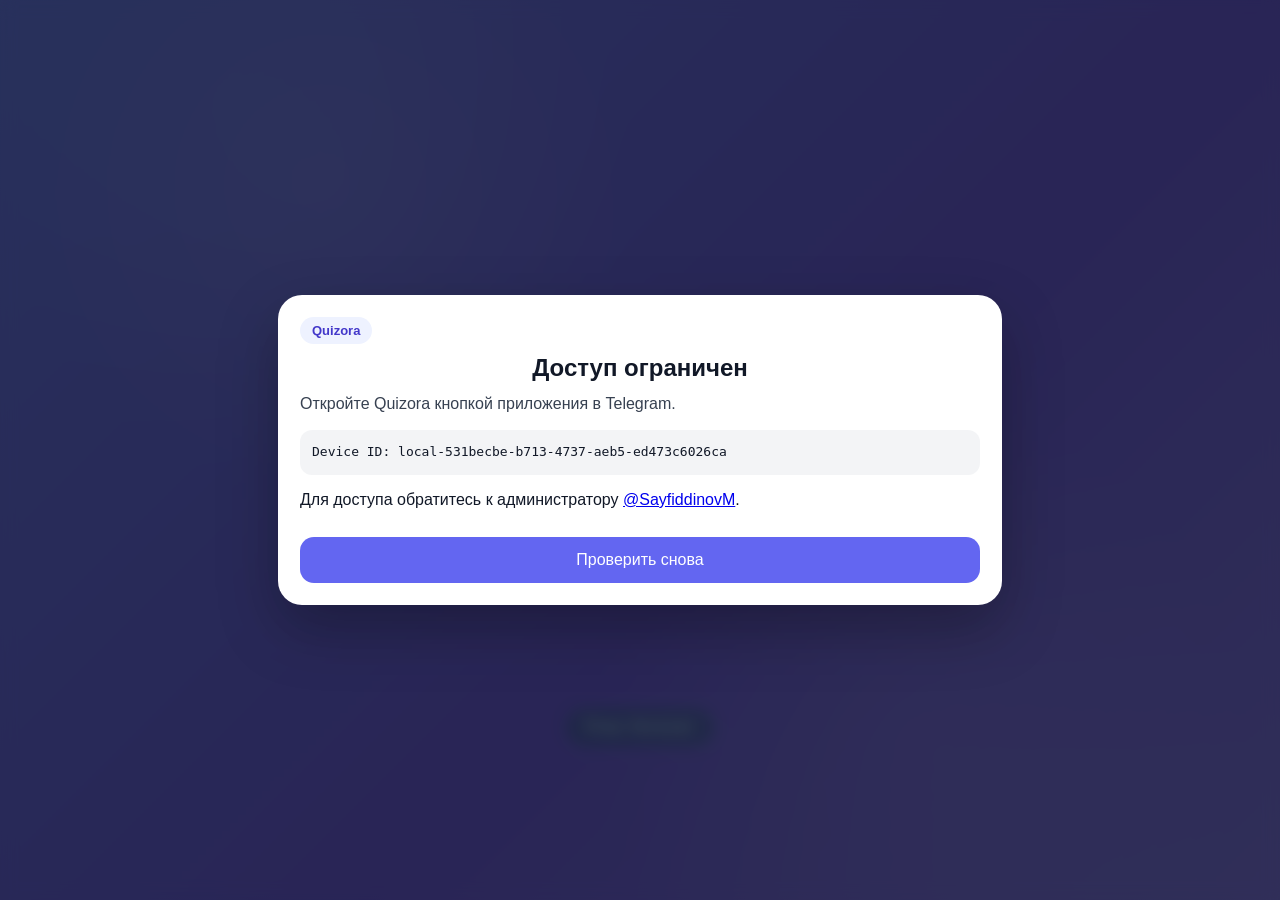
<file: index.html>
<!DOCTYPE html>
<html lang="ru" data-quiz-section="micro" data-quiz-storage="micro">
<head>
<meta charset="UTF-8">
<meta name="viewport" content="width=device-width, initial-scale=1">
<title>Quizora · Макроэкономика 2</title>
<link rel="stylesheet" href="micro_style.css?v=quizora-free-20261025">
<link rel="stylesheet" href="quiz_ai.css?v=20261025-stream-route-v10">
<link rel="stylesheet" href="quiz_progress.css?v=20261025-stream-route-v10">
</head>
<body>
<div id="app"></div>
<script>
// The test shares the existing entry page, including on GitHub project Pages.
if (new URLSearchParams(window.location.search).get('screen') === 'test') {
  document.body.classList.add('quiz-test-page');
  document.getElementById('app').outerHTML = '<div class="card"><div id="timer"></div><div id="question"></div><div id="options"></div></div>';
}
</script>
<script>
window.FRONTEND_BROWSER_ACCESS = false;
</script>
<script src="access_control.js?v=20261025-quizora-launch-v4"></script>
<script src="micro_script.js?v=20261025-stream-route-v10"></script>
<script src="quiz_progress.js?v=20261025-stream-route-v10"></script>
<script src="quiz_ai.js?v=20261025-stream-route-v10"></script>
</body>
</html>
</file>
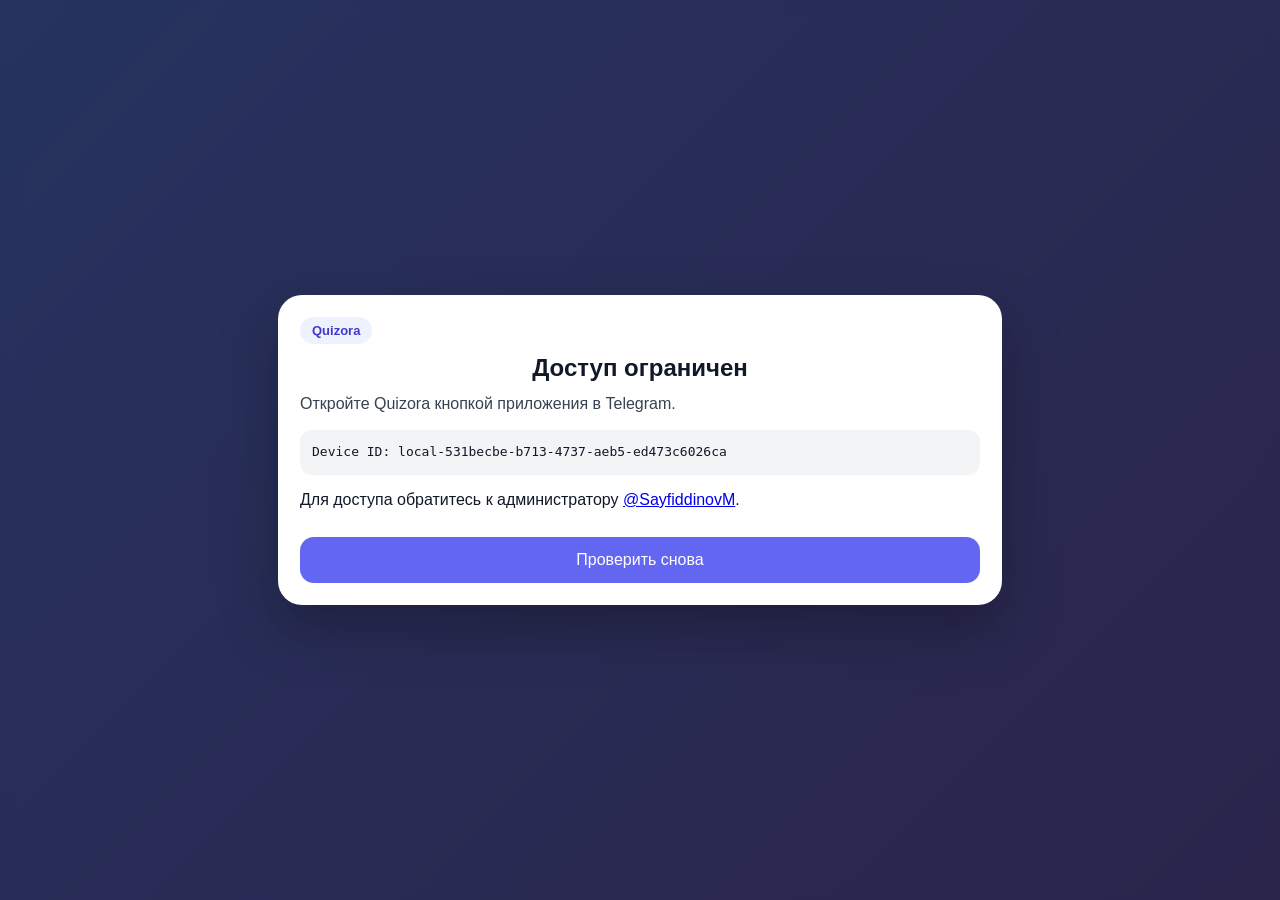
<file: micro_test.html>
<!DOCTYPE html>
<html lang="ru" data-quiz-section="micro" data-quiz-storage="micro">
<head>
    <meta charset="UTF-8">
    <meta name="viewport" content="width=device-width, initial-scale=1">
    <title>Quizora · Макроэкономика 2</title>
    <link rel="stylesheet" href="micro_style.css?v=quizora-free-20261025">
<link rel="stylesheet" href="quiz_ai.css?v=20261025-stream-route-v10">
<link rel="stylesheet" href="quiz_progress.css?v=20261025-stream-route-v10">
</head>
<body class="quiz-test-page">
    <div class="card">
        <div id="timer"></div>
        <div id="question"></div>
        <div id="options"></div>
    </div>
    <script>
window.FRONTEND_BROWSER_ACCESS = false;
</script>
<script src="access_control.js?v=20261025-quizora-launch-v4"></script>
<script src="micro_script.js?v=20261025-stream-route-v10"></script>
<script src="quiz_progress.js?v=20261025-stream-route-v10"></script>
<script src="quiz_ai.js?v=20261025-stream-route-v10"></script>
</body>
</html>
</file>
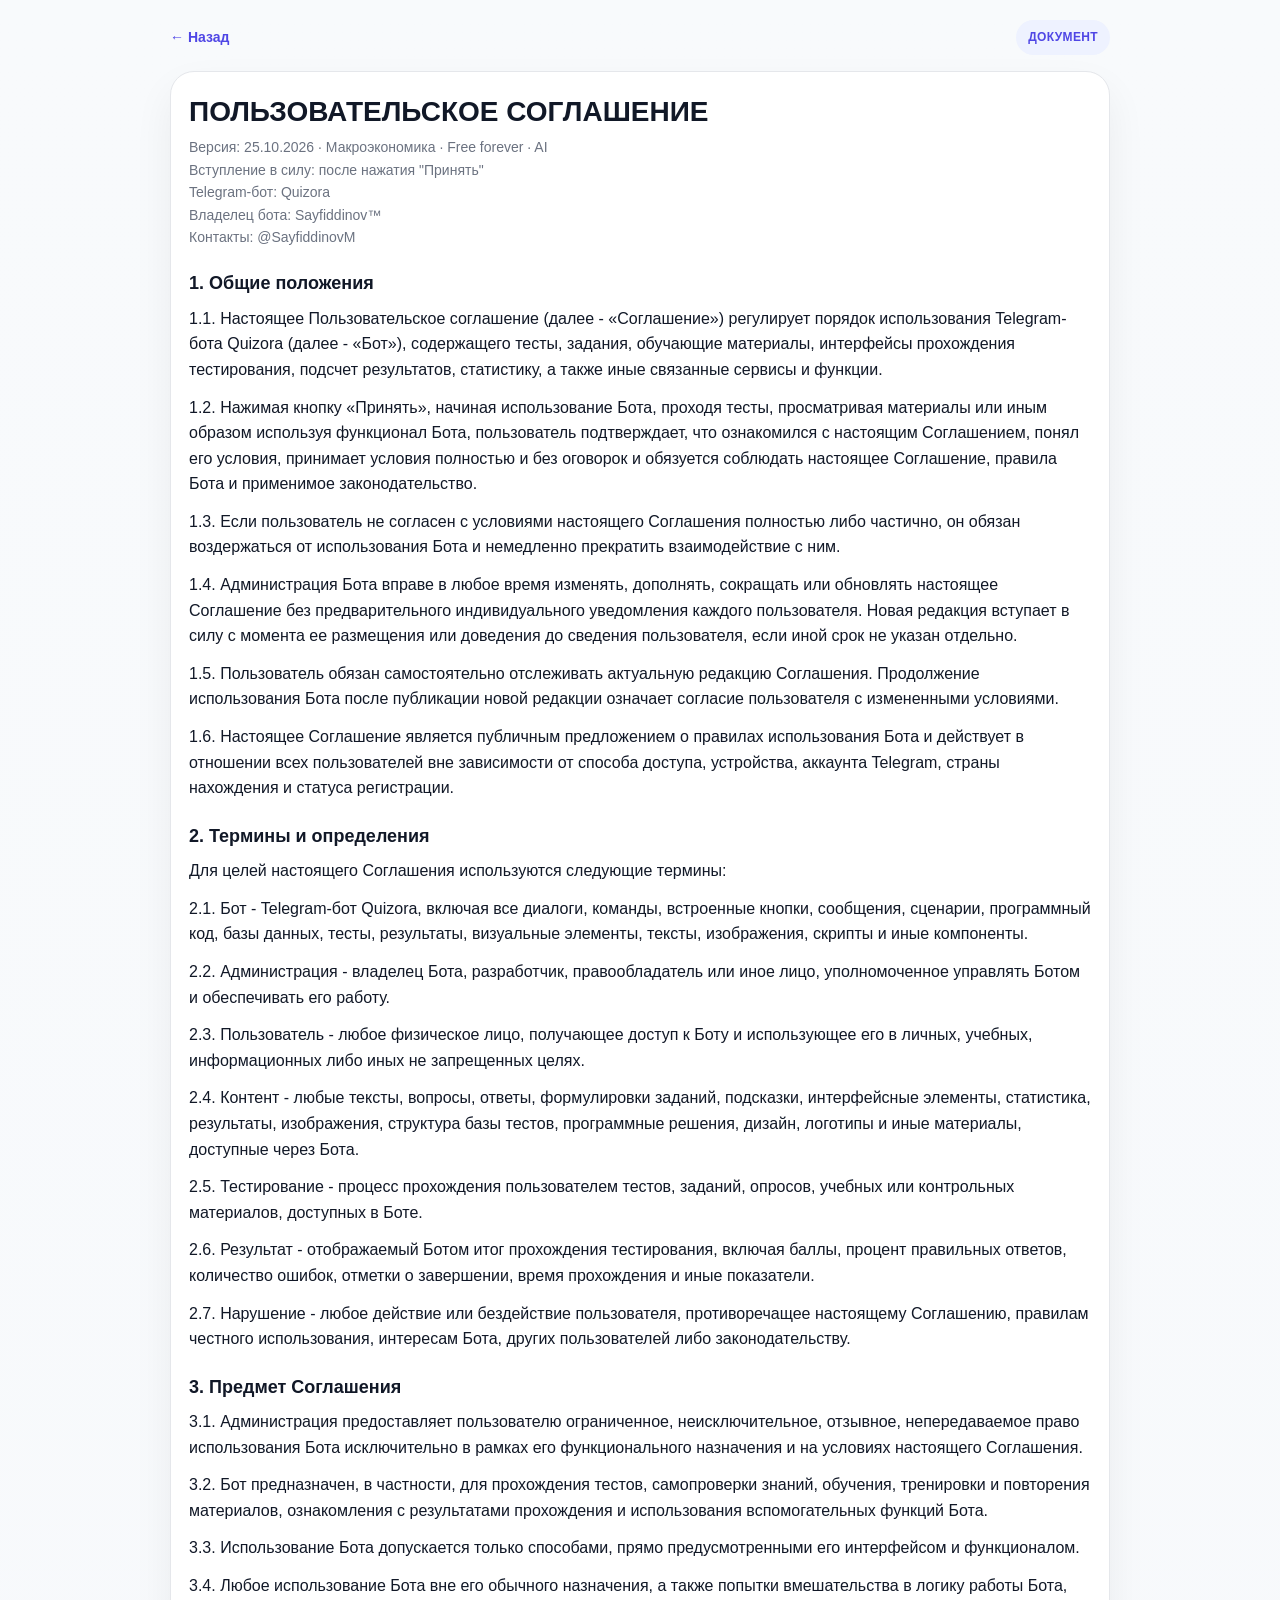
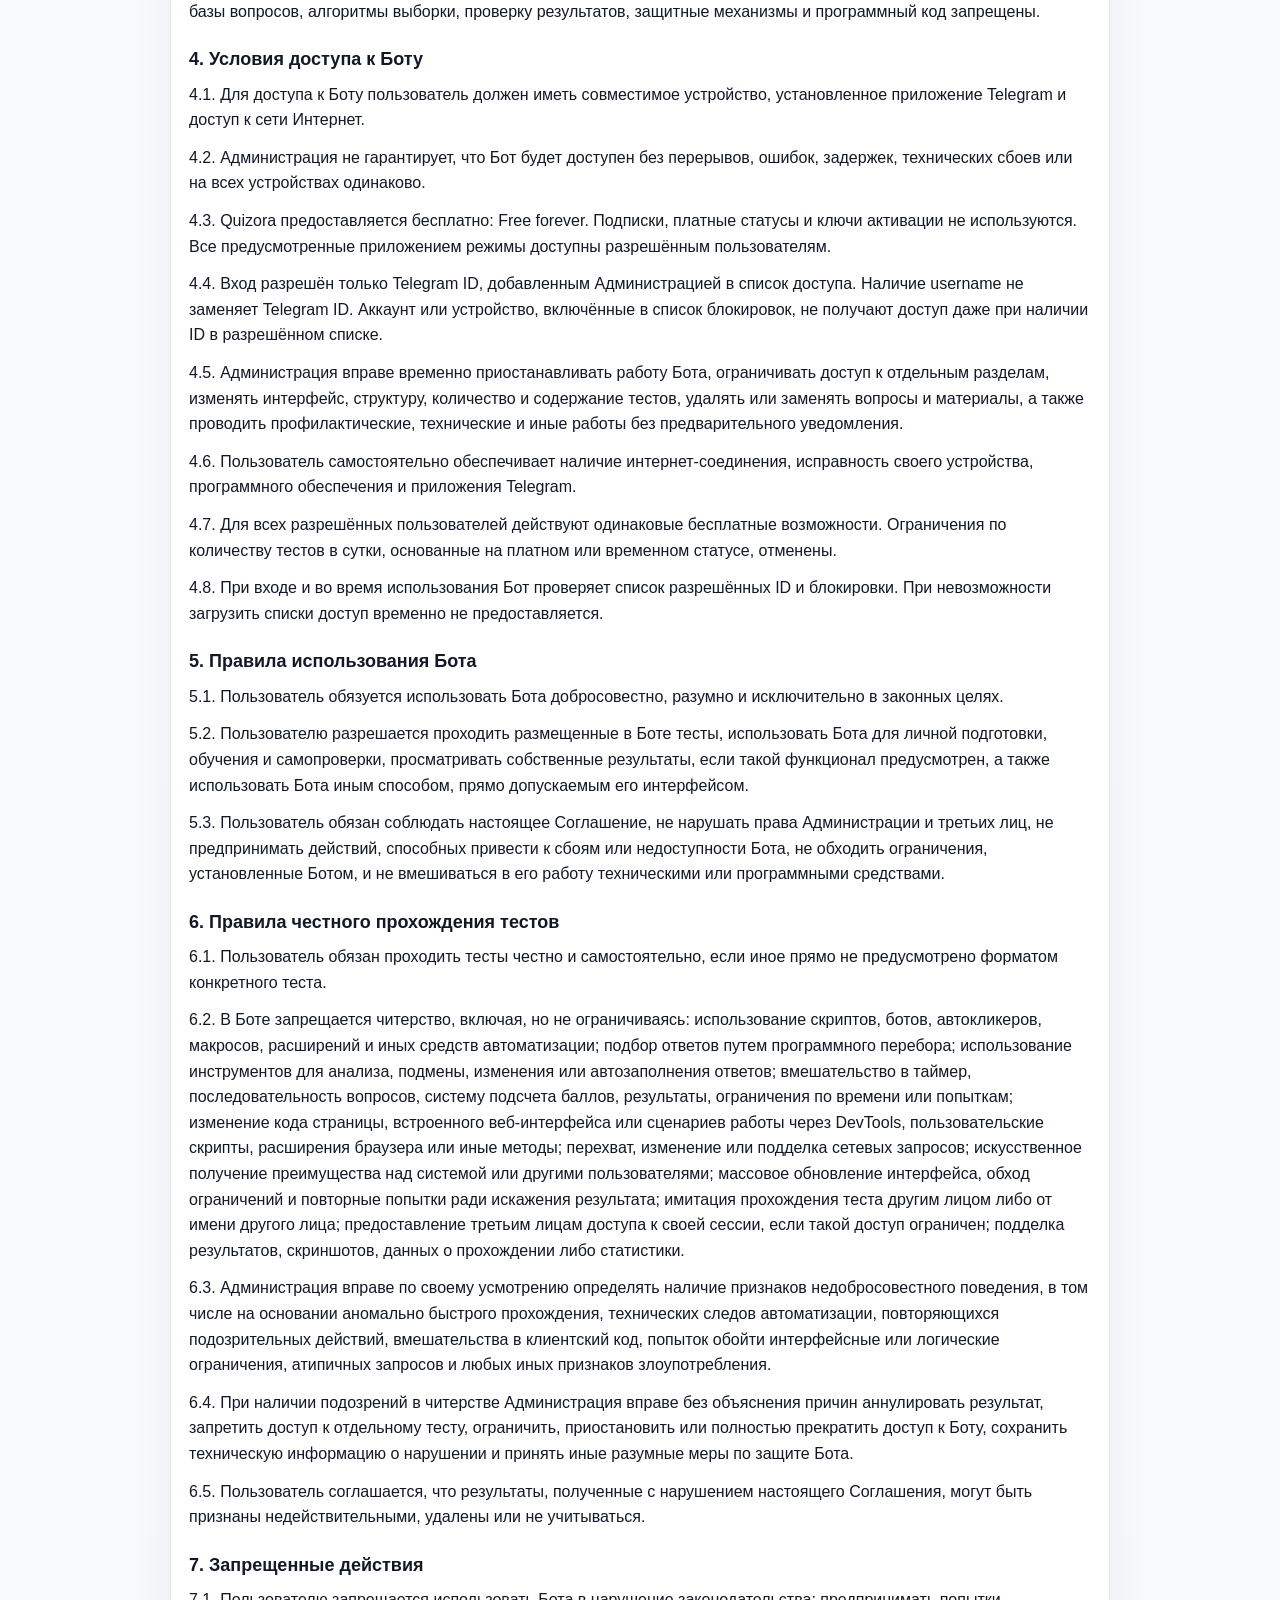
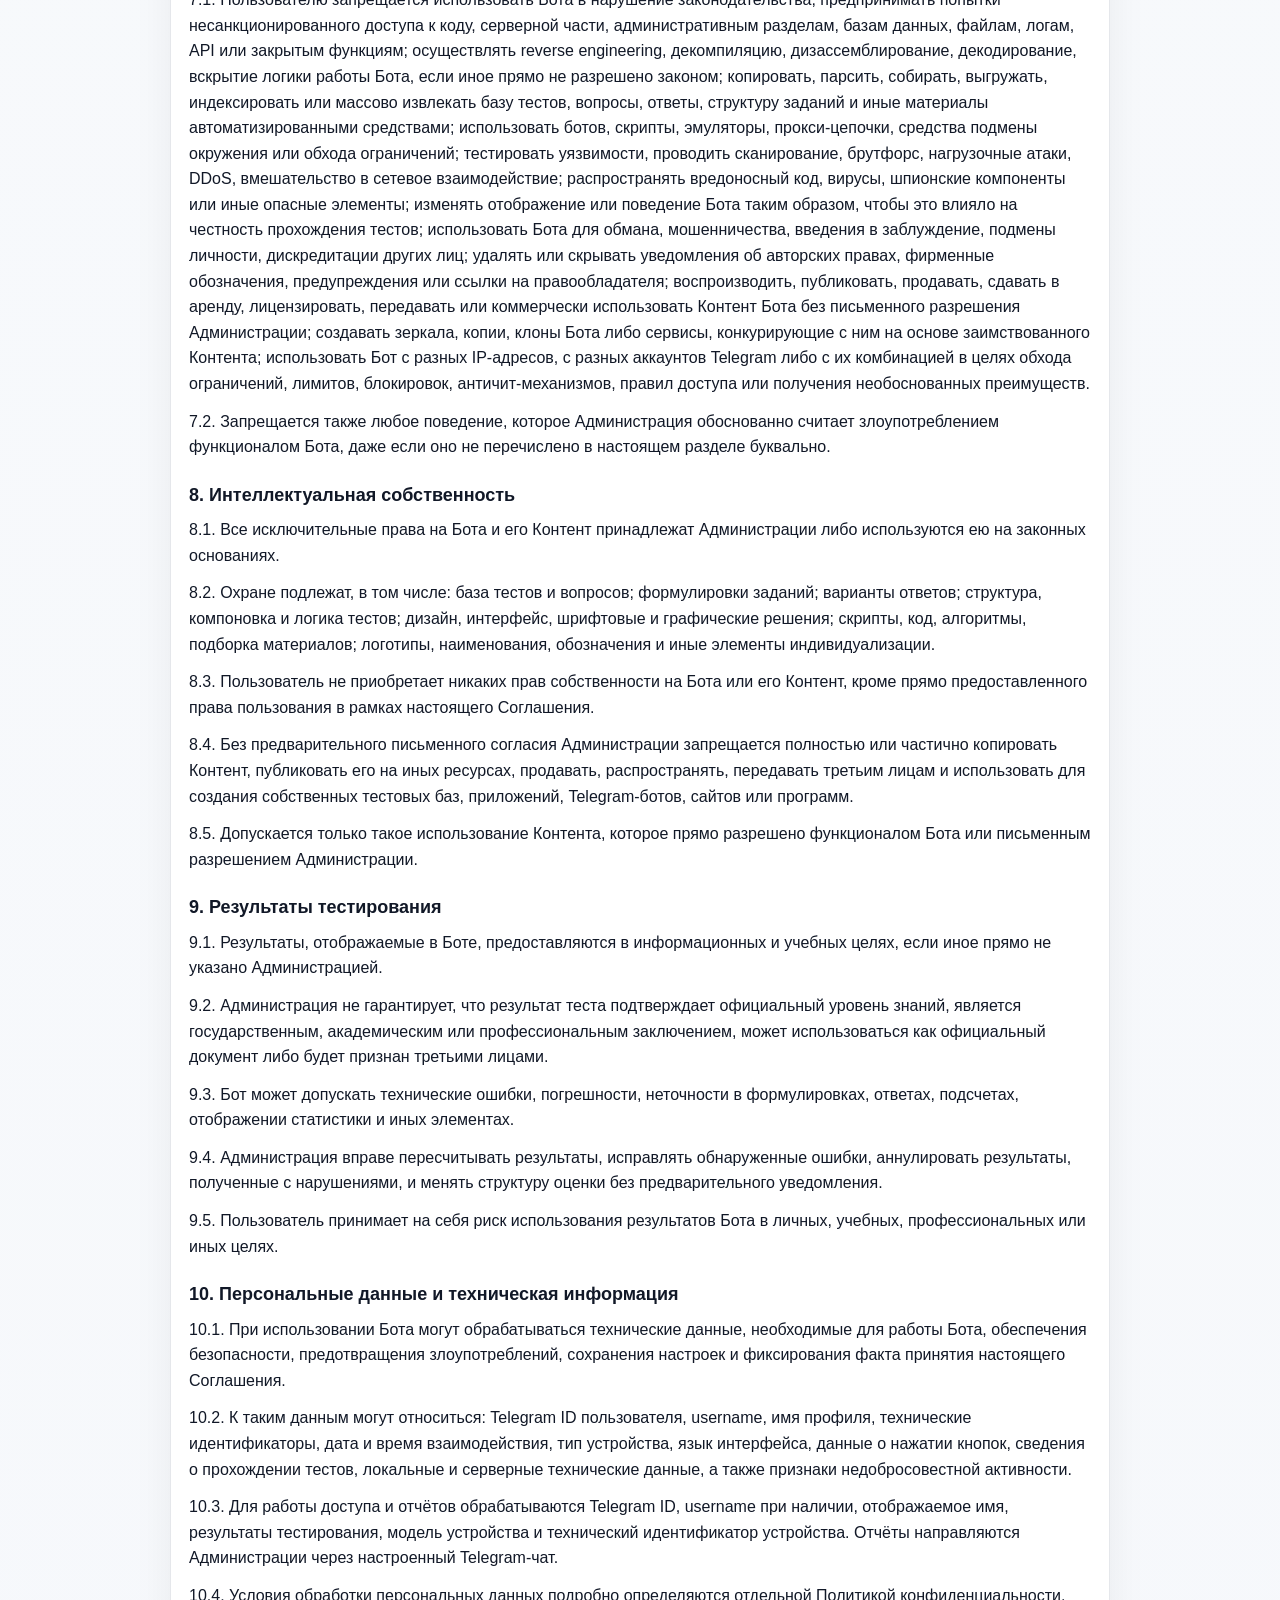
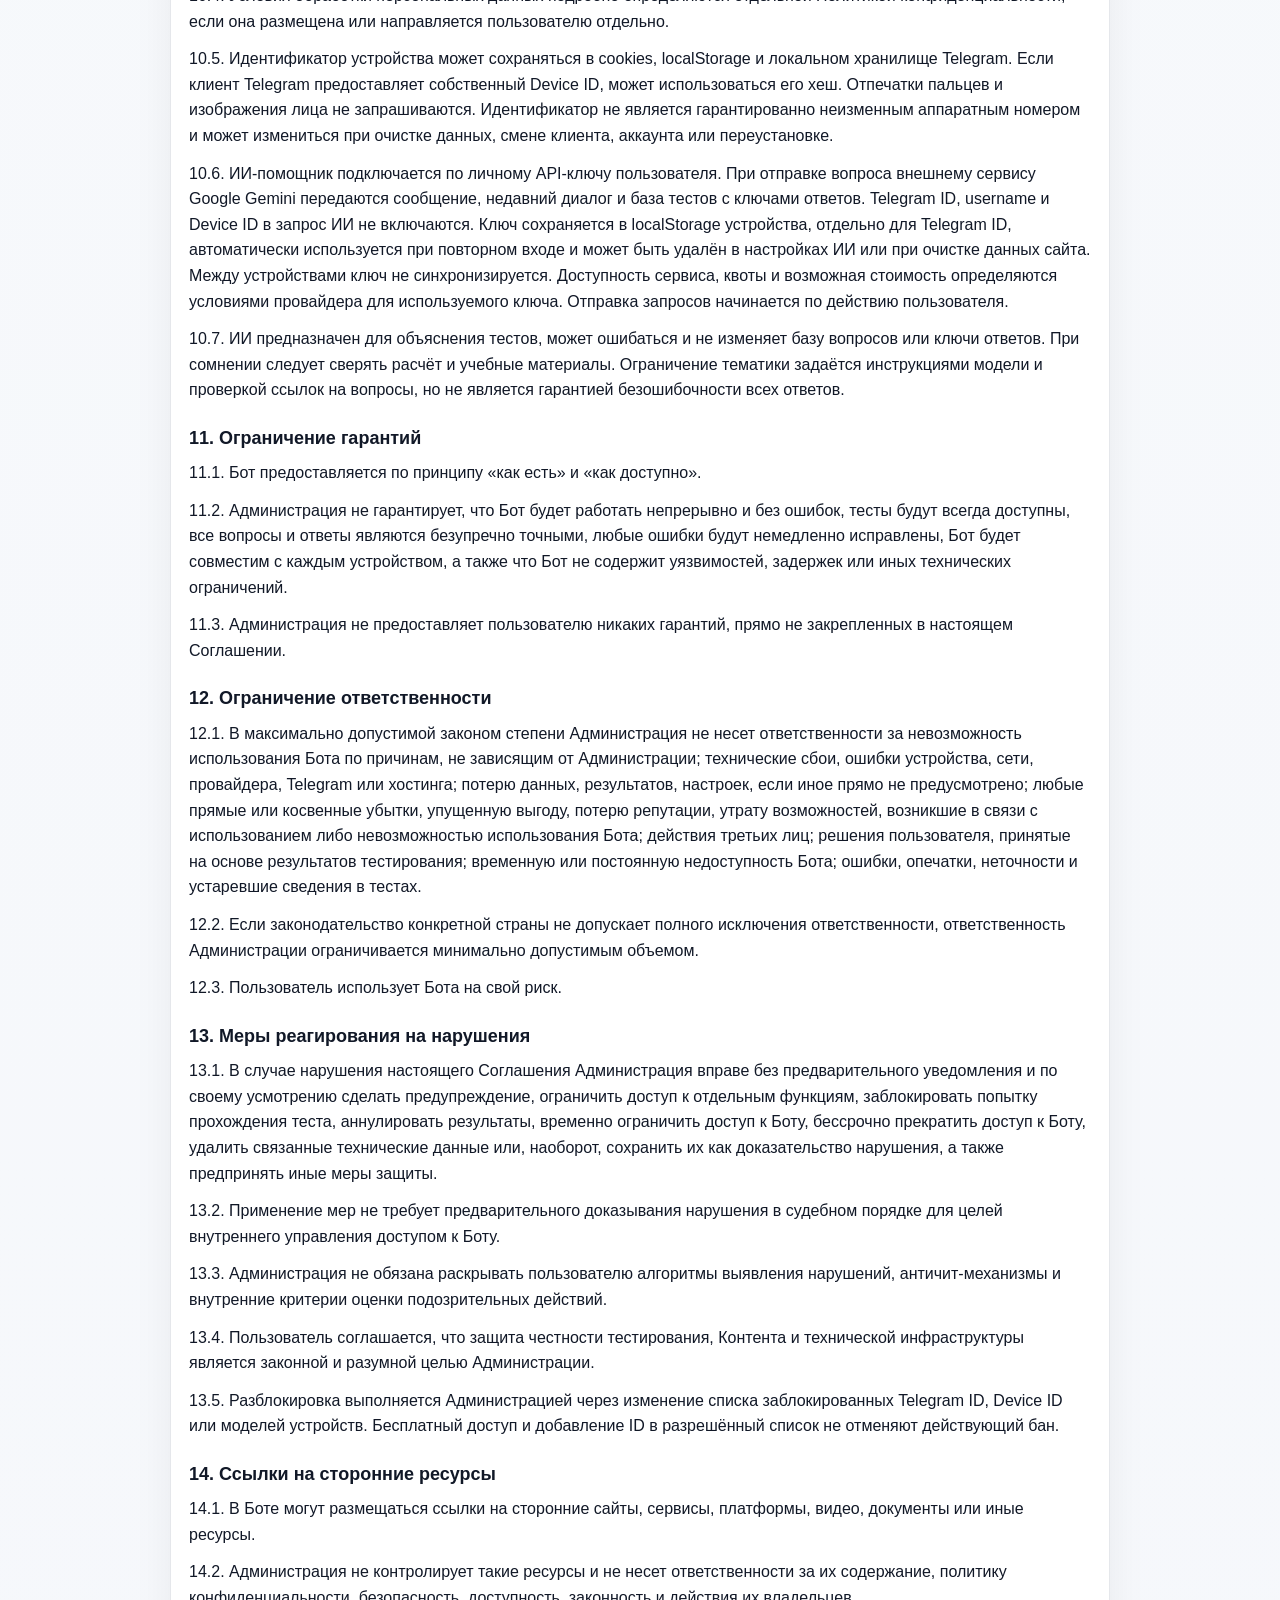
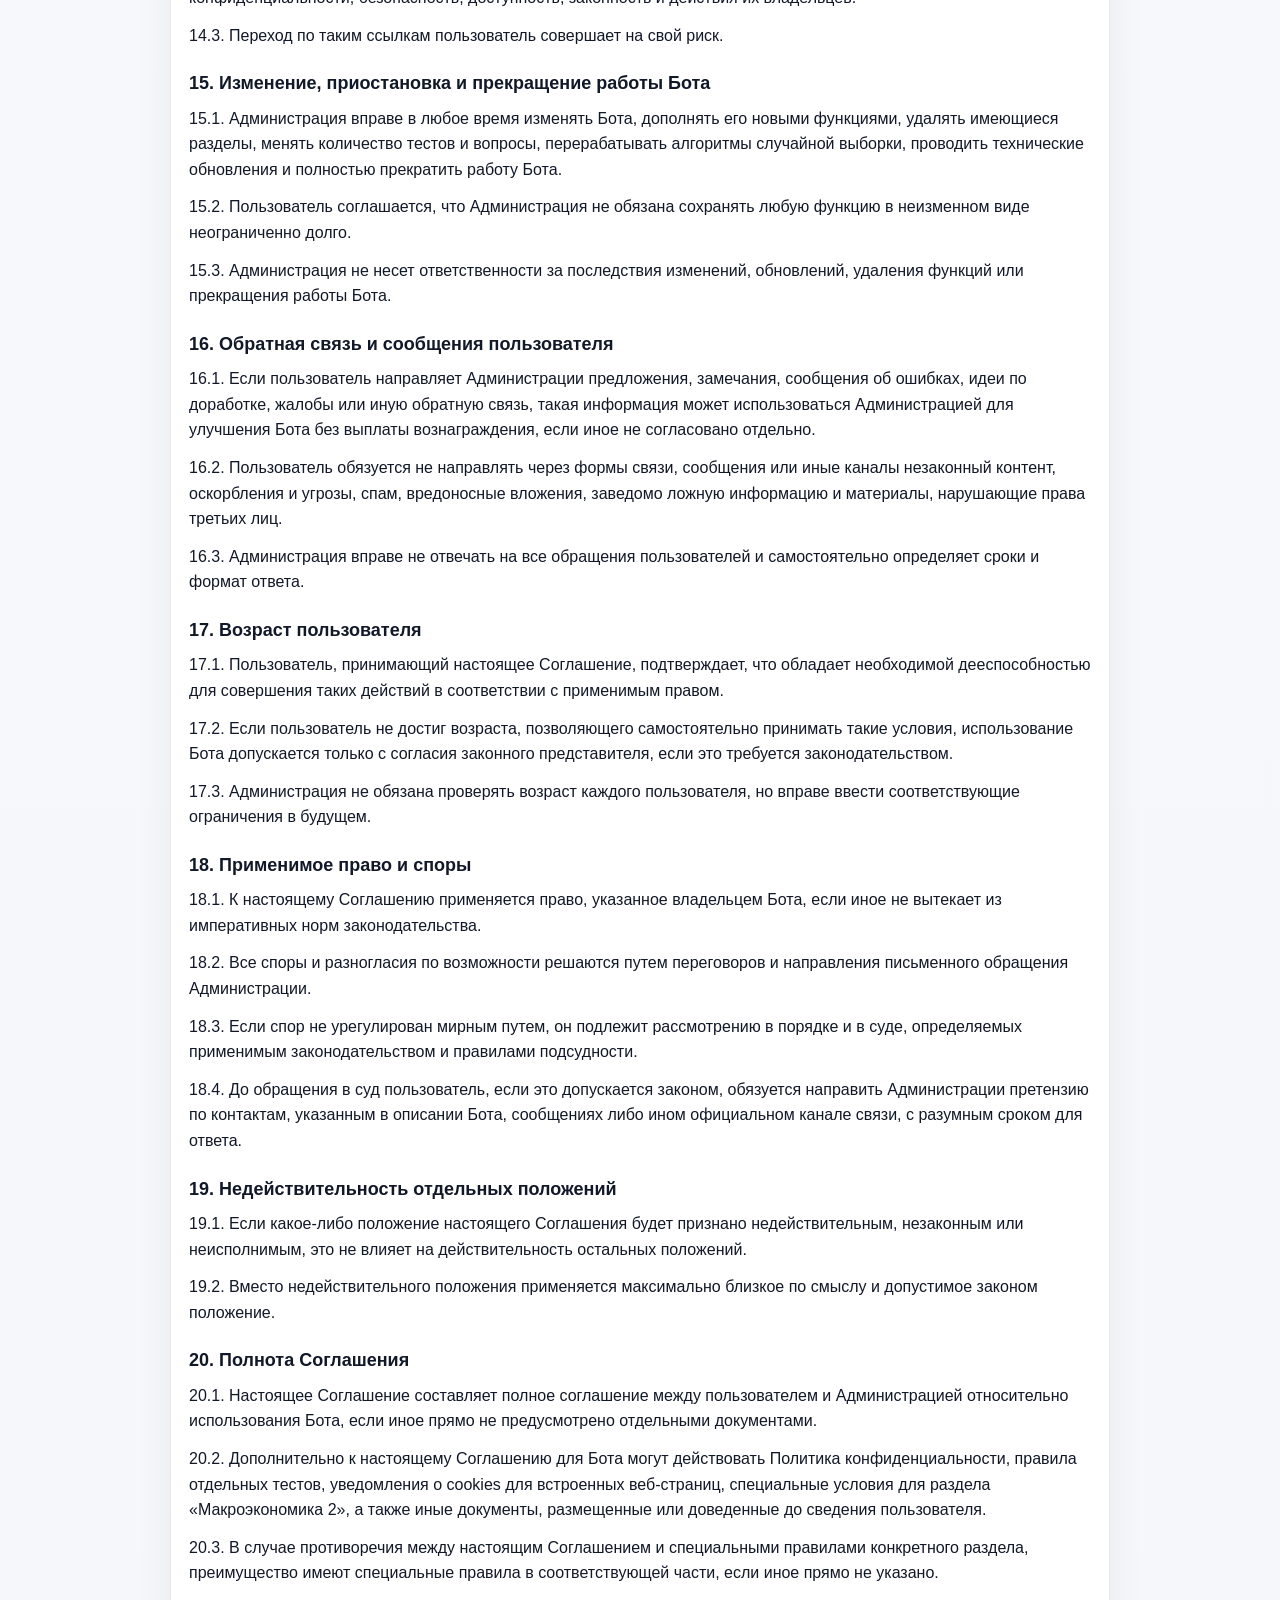
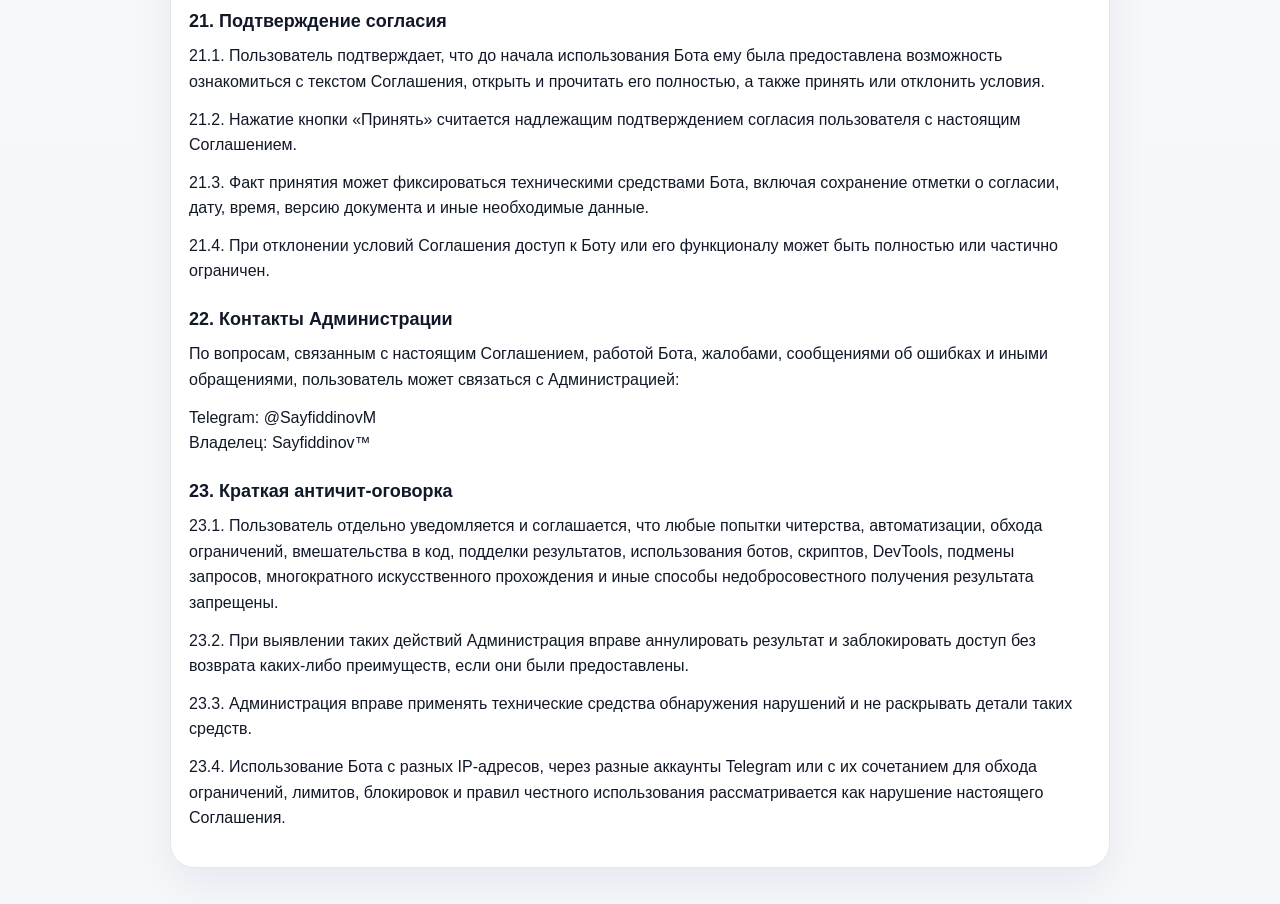
<file: user_agreement.html>
<!DOCTYPE html>
<html lang="ru">
<head>
  <meta charset="UTF-8">
  <meta name="viewport" content="width=device-width, initial-scale=1.0">
  <title>Пользовательское соглашение</title>
  <style>
    :root {
      --bg: #f5f7fb;
      --card: #ffffff;
      --text: #111827;
      --muted: #6b7280;
      --border: #e5e7eb;
      --accent: #4f46e5;
      --accent-soft: #eef2ff;
    }
    * { box-sizing: border-box; }
    body {
      margin: 0;
      font-family: Arial, sans-serif;
      background: linear-gradient(180deg, #f8fafc 0%, var(--bg) 100%);
      color: var(--text);
      line-height: 1.6;
    }
    .page {
      width: min(940px, calc(100% - 28px));
      margin: 0 auto;
      padding: 20px 0 36px;
    }
    .topbar {
      display: flex;
      align-items: center;
      justify-content: space-between;
      gap: 12px;
      margin-bottom: 16px;
    }
    .back-link {
      display: inline-flex;
      align-items: center;
      gap: 8px;
      text-decoration: none;
      color: var(--accent);
      font-weight: 700;
      font-size: 14px;
    }
    .badge {
      display: inline-flex;
      align-items: center;
      padding: 8px 12px;
      border-radius: 999px;
      background: var(--accent-soft);
      color: var(--accent);
      font-size: 12px;
      font-weight: 800;
      letter-spacing: .03em;
      text-transform: uppercase;
    }
    .card {
      background: var(--card);
      border: 1px solid var(--border);
      border-radius: 24px;
      padding: 24px 18px;
      box-shadow: 0 18px 40px rgba(15, 23, 42, 0.06);
    }
    .agreement-doc-title {
      margin: 0 0 8px;
      font-size: 28px;
      line-height: 1.15;
    }
    .agreement-doc-meta {
      margin: 0 0 22px;
      color: var(--muted);
      font-size: 14px;
    }
    .agreement-doc-section {
      margin: 24px 0 10px;
      font-size: 18px;
      line-height: 1.3;
    }
    p { margin: 0 0 12px; }
    .agreement-doc-note {
      padding: 14px 16px;
      border-radius: 16px;
      background: #fff7ed;
      border: 1px solid #fed7aa;
    }
    body.embedded .page { width: 100%; padding: 8px; }
    body.embedded .topbar { display: none; }
    body.embedded .card { border: none; box-shadow: none; padding: 10px 8px 18px; border-radius: 0; }
    body.embedded { background: #ffffff; }
  </style>
</head>
<body>
  <div class="page">
    <div class="topbar">
      <a class="back-link" href="index.html" onclick="if (history.length > 1) { history.back(); return false; }">← Назад</a>
      <div class="badge">Документ</div>
    </div>

    <main class="card">
      <h3 class="agreement-doc-title">ПОЛЬЗОВАТЕЛЬСКОЕ СОГЛАШЕНИЕ</h3>
            <p class="agreement-doc-meta">Версия: 25.10.2026 · Макроэкономика · Free forever · AI<br>Вступление в силу: после нажатия "Принять"<br>Telegram-бот: Quizora<br>Владелец бота: Sayfiddinov™<br>Контакты: @SayfiddinovM</p>
            <h4 class="agreement-doc-section">1. Общие положения</h4>
            <p>1.1. Настоящее Пользовательское соглашение (далее - «Соглашение») регулирует порядок использования Telegram-бота Quizora (далее - «Бот»), содержащего тесты, задания, обучающие материалы, интерфейсы прохождения тестирования, подсчет результатов, статистику, а также иные связанные сервисы и функции.</p>
            <p>1.2. Нажимая кнопку «Принять», начиная использование Бота, проходя тесты, просматривая материалы или иным образом используя функционал Бота, пользователь подтверждает, что ознакомился с настоящим Соглашением, понял его условия, принимает условия полностью и без оговорок и обязуется соблюдать настоящее Соглашение, правила Бота и применимое законодательство.</p>
            <p>1.3. Если пользователь не согласен с условиями настоящего Соглашения полностью либо частично, он обязан воздержаться от использования Бота и немедленно прекратить взаимодействие с ним.</p>
            <p>1.4. Администрация Бота вправе в любое время изменять, дополнять, сокращать или обновлять настоящее Соглашение без предварительного индивидуального уведомления каждого пользователя. Новая редакция вступает в силу с момента ее размещения или доведения до сведения пользователя, если иной срок не указан отдельно.</p>
            <p>1.5. Пользователь обязан самостоятельно отслеживать актуальную редакцию Соглашения. Продолжение использования Бота после публикации новой редакции означает согласие пользователя с измененными условиями.</p>
            <p>1.6. Настоящее Соглашение является публичным предложением о правилах использования Бота и действует в отношении всех пользователей вне зависимости от способа доступа, устройства, аккаунта Telegram, страны нахождения и статуса регистрации.</p>
            <h4 class="agreement-doc-section">2. Термины и определения</h4>
            <p>Для целей настоящего Соглашения используются следующие термины:</p>
            <p>2.1. Бот - Telegram-бот Quizora, включая все диалоги, команды, встроенные кнопки, сообщения, сценарии, программный код, базы данных, тесты, результаты, визуальные элементы, тексты, изображения, скрипты и иные компоненты.</p>
            <p>2.2. Администрация - владелец Бота, разработчик, правообладатель или иное лицо, уполномоченное управлять Ботом и обеспечивать его работу.</p>
            <p>2.3. Пользователь - любое физическое лицо, получающее доступ к Боту и использующее его в личных, учебных, информационных либо иных не запрещенных целях.</p>
            <p>2.4. Контент - любые тексты, вопросы, ответы, формулировки заданий, подсказки, интерфейсные элементы, статистика, результаты, изображения, структура базы тестов, программные решения, дизайн, логотипы и иные материалы, доступные через Бота.</p>
            <p>2.5. Тестирование - процесс прохождения пользователем тестов, заданий, опросов, учебных или контрольных материалов, доступных в Боте.</p>
            <p>2.6. Результат - отображаемый Ботом итог прохождения тестирования, включая баллы, процент правильных ответов, количество ошибок, отметки о завершении, время прохождения и иные показатели.</p>
            <p>2.7. Нарушение - любое действие или бездействие пользователя, противоречащее настоящему Соглашению, правилам честного использования, интересам Бота, других пользователей либо законодательству.</p>
            <h4 class="agreement-doc-section">3. Предмет Соглашения</h4>
            <p>3.1. Администрация предоставляет пользователю ограниченное, неисключительное, отзывное, непередаваемое право использования Бота исключительно в рамках его функционального назначения и на условиях настоящего Соглашения.</p>
            <p>3.2. Бот предназначен, в частности, для прохождения тестов, самопроверки знаний, обучения, тренировки и повторения материалов, ознакомления с результатами прохождения и использования вспомогательных функций Бота.</p>
            <p>3.3. Использование Бота допускается только способами, прямо предусмотренными его интерфейсом и функционалом.</p>
            <p>3.4. Любое использование Бота вне его обычного назначения, а также попытки вмешательства в логику работы Бота, базы вопросов, алгоритмы выборки, проверку результатов, защитные механизмы и программный код запрещены.</p>
            <h4 class="agreement-doc-section">4. Условия доступа к Боту</h4>
            <p>4.1. Для доступа к Боту пользователь должен иметь совместимое устройство, установленное приложение Telegram и доступ к сети Интернет.</p>
            <p>4.2. Администрация не гарантирует, что Бот будет доступен без перерывов, ошибок, задержек, технических сбоев или на всех устройствах одинаково.</p>
            <p>4.3. Quizora предоставляется бесплатно: Free forever. Подписки, платные статусы и ключи активации не используются. Все предусмотренные приложением режимы доступны разрешённым пользователям.</p>
            <p>4.4. Вход разрешён только Telegram ID, добавленным Администрацией в список доступа. Наличие username не заменяет Telegram ID. Аккаунт или устройство, включённые в список блокировок, не получают доступ даже при наличии ID в разрешённом списке.</p>
            <p>4.5. Администрация вправе временно приостанавливать работу Бота, ограничивать доступ к отдельным разделам, изменять интерфейс, структуру, количество и содержание тестов, удалять или заменять вопросы и материалы, а также проводить профилактические, технические и иные работы без предварительного уведомления.</p>
            <p>4.6. Пользователь самостоятельно обеспечивает наличие интернет-соединения, исправность своего устройства, программного обеспечения и приложения Telegram.</p>
            <p>4.7. Для всех разрешённых пользователей действуют одинаковые бесплатные возможности. Ограничения по количеству тестов в сутки, основанные на платном или временном статусе, отменены.</p>
            <p>4.8. При входе и во время использования Бот проверяет список разрешённых ID и блокировки. При невозможности загрузить списки доступ временно не предоставляется.</p>
            <h4 class="agreement-doc-section">5. Правила использования Бота</h4>
            <p>5.1. Пользователь обязуется использовать Бота добросовестно, разумно и исключительно в законных целях.</p>
            <p>5.2. Пользователю разрешается проходить размещенные в Боте тесты, использовать Бота для личной подготовки, обучения и самопроверки, просматривать собственные результаты, если такой функционал предусмотрен, а также использовать Бота иным способом, прямо допускаемым его интерфейсом.</p>
            <p>5.3. Пользователь обязан соблюдать настоящее Соглашение, не нарушать права Администрации и третьих лиц, не предпринимать действий, способных привести к сбоям или недоступности Бота, не обходить ограничения, установленные Ботом, и не вмешиваться в его работу техническими или программными средствами.</p>
            <h4 class="agreement-doc-section">6. Правила честного прохождения тестов</h4>
            <p>6.1. Пользователь обязан проходить тесты честно и самостоятельно, если иное прямо не предусмотрено форматом конкретного теста.</p>
            <p>6.2. В Боте запрещается читерство, включая, но не ограничиваясь: использование скриптов, ботов, автокликеров, макросов, расширений и иных средств автоматизации; подбор ответов путем программного перебора; использование инструментов для анализа, подмены, изменения или автозаполнения ответов; вмешательство в таймер, последовательность вопросов, систему подсчета баллов, результаты, ограничения по времени или попыткам; изменение кода страницы, встроенного веб-интерфейса или сценариев работы через DevTools, пользовательские скрипты, расширения браузера или иные методы; перехват, изменение или подделка сетевых запросов; искусственное получение преимущества над системой или другими пользователями; массовое обновление интерфейса, обход ограничений и повторные попытки ради искажения результата; имитация прохождения теста другим лицом либо от имени другого лица; предоставление третьим лицам доступа к своей сессии, если такой доступ ограничен; подделка результатов, скриншотов, данных о прохождении либо статистики.</p>
            <p>6.3. Администрация вправе по своему усмотрению определять наличие признаков недобросовестного поведения, в том числе на основании аномально быстрого прохождения, технических следов автоматизации, повторяющихся подозрительных действий, вмешательства в клиентский код, попыток обойти интерфейсные или логические ограничения, атипичных запросов и любых иных признаков злоупотребления.</p>
            <p>6.4. При наличии подозрений в читерстве Администрация вправе без объяснения причин аннулировать результат, запретить доступ к отдельному тесту, ограничить, приостановить или полностью прекратить доступ к Боту, сохранить техническую информацию о нарушении и принять иные разумные меры по защите Бота.</p>
            <p>6.5. Пользователь соглашается, что результаты, полученные с нарушением настоящего Соглашения, могут быть признаны недействительными, удалены или не учитываться.</p>
            <h4 class="agreement-doc-section">7. Запрещенные действия</h4>
            <p>7.1. Пользователю запрещается использовать Бота в нарушение законодательства; предпринимать попытки несанкционированного доступа к коду, серверной части, административным разделам, базам данных, файлам, логам, API или закрытым функциям; осуществлять reverse engineering, декомпиляцию, дизассемблирование, декодирование, вскрытие логики работы Бота, если иное прямо не разрешено законом; копировать, парсить, собирать, выгружать, индексировать или массово извлекать базу тестов, вопросы, ответы, структуру заданий и иные материалы автоматизированными средствами; использовать ботов, скрипты, эмуляторы, прокси-цепочки, средства подмены окружения или обхода ограничений; тестировать уязвимости, проводить сканирование, брутфорс, нагрузочные атаки, DDoS, вмешательство в сетевое взаимодействие; распространять вредоносный код, вирусы, шпионские компоненты или иные опасные элементы; изменять отображение или поведение Бота таким образом, чтобы это влияло на честность прохождения тестов; использовать Бота для обмана, мошенничества, введения в заблуждение, подмены личности, дискредитации других лиц; удалять или скрывать уведомления об авторских правах, фирменные обозначения, предупреждения или ссылки на правообладателя; воспроизводить, публиковать, продавать, сдавать в аренду, лицензировать, передавать или коммерчески использовать Контент Бота без письменного разрешения Администрации; создавать зеркала, копии, клоны Бота либо сервисы, конкурирующие с ним на основе заимствованного Контента; использовать Бот с разных IP-адресов, с разных аккаунтов Telegram либо с их комбинацией в целях обхода ограничений, лимитов, блокировок, античит-механизмов, правил доступа или получения необоснованных преимуществ.</p>
            <p>7.2. Запрещается также любое поведение, которое Администрация обоснованно считает злоупотреблением функционалом Бота, даже если оно не перечислено в настоящем разделе буквально.</p>
            <h4 class="agreement-doc-section">8. Интеллектуальная собственность</h4>
            <p>8.1. Все исключительные права на Бота и его Контент принадлежат Администрации либо используются ею на законных основаниях.</p>
            <p>8.2. Охране подлежат, в том числе: база тестов и вопросов; формулировки заданий; варианты ответов; структура, компоновка и логика тестов; дизайн, интерфейс, шрифтовые и графические решения; скрипты, код, алгоритмы, подборка материалов; логотипы, наименования, обозначения и иные элементы индивидуализации.</p>
            <p>8.3. Пользователь не приобретает никаких прав собственности на Бота или его Контент, кроме прямо предоставленного права пользования в рамках настоящего Соглашения.</p>
            <p>8.4. Без предварительного письменного согласия Администрации запрещается полностью или частично копировать Контент, публиковать его на иных ресурсах, продавать, распространять, передавать третьим лицам и использовать для создания собственных тестовых баз, приложений, Telegram-ботов, сайтов или программ.</p>
            <p>8.5. Допускается только такое использование Контента, которое прямо разрешено функционалом Бота или письменным разрешением Администрации.</p>
            <h4 class="agreement-doc-section">9. Результаты тестирования</h4>
            <p>9.1. Результаты, отображаемые в Боте, предоставляются в информационных и учебных целях, если иное прямо не указано Администрацией.</p>
            <p>9.2. Администрация не гарантирует, что результат теста подтверждает официальный уровень знаний, является государственным, академическим или профессиональным заключением, может использоваться как официальный документ либо будет признан третьими лицами.</p>
            <p>9.3. Бот может допускать технические ошибки, погрешности, неточности в формулировках, ответах, подсчетах, отображении статистики и иных элементах.</p>
            <p>9.4. Администрация вправе пересчитывать результаты, исправлять обнаруженные ошибки, аннулировать результаты, полученные с нарушениями, и менять структуру оценки без предварительного уведомления.</p>
            <p>9.5. Пользователь принимает на себя риск использования результатов Бота в личных, учебных, профессиональных или иных целях.</p>
            <h4 class="agreement-doc-section">10. Персональные данные и техническая информация</h4>
            <p>10.1. При использовании Бота могут обрабатываться технические данные, необходимые для работы Бота, обеспечения безопасности, предотвращения злоупотреблений, сохранения настроек и фиксирования факта принятия настоящего Соглашения.</p>
            <p>10.2. К таким данным могут относиться: Telegram ID пользователя, username, имя профиля, технические идентификаторы, дата и время взаимодействия, тип устройства, язык интерфейса, данные о нажатии кнопок, сведения о прохождении тестов, локальные и серверные технические данные, а также признаки недобросовестной активности.</p>
            <p>10.3. Для работы доступа и отчётов обрабатываются Telegram ID, username при наличии, отображаемое имя, результаты тестирования, модель устройства и технический идентификатор устройства. Отчёты направляются Администрации через настроенный Telegram-чат.</p>
            <p>10.4. Условия обработки персональных данных подробно определяются отдельной Политикой конфиденциальности, если она размещена или направляется пользователю отдельно.</p>
            <p>10.5. Идентификатор устройства может сохраняться в cookies, localStorage и локальном хранилище Telegram. Если клиент Telegram предоставляет собственный Device ID, может использоваться его хеш. Отпечатки пальцев и изображения лица не запрашиваются. Идентификатор не является гарантированно неизменным аппаратным номером и может измениться при очистке данных, смене клиента, аккаунта или переустановке.</p>
            <p>10.6. ИИ-помощник подключается по личному API-ключу пользователя. При отправке вопроса внешнему сервису Google Gemini передаются сообщение, недавний диалог и база тестов с ключами ответов. Telegram ID, username и Device ID в запрос ИИ не включаются. Ключ сохраняется в localStorage устройства, отдельно для Telegram ID, автоматически используется при повторном входе и может быть удалён в настройках ИИ или при очистке данных сайта. Между устройствами ключ не синхронизируется. Доступность сервиса, квоты и возможная стоимость определяются условиями провайдера для используемого ключа. Отправка запросов начинается по действию пользователя.</p>
            <p>10.7. ИИ предназначен для объяснения тестов, может ошибаться и не изменяет базу вопросов или ключи ответов. При сомнении следует сверять расчёт и учебные материалы. Ограничение тематики задаётся инструкциями модели и проверкой ссылок на вопросы, но не является гарантией безошибочности всех ответов.</p>
            <h4 class="agreement-doc-section">11. Ограничение гарантий</h4>
            <p>11.1. Бот предоставляется по принципу «как есть» и «как доступно».</p>
            <p>11.2. Администрация не гарантирует, что Бот будет работать непрерывно и без ошибок, тесты будут всегда доступны, все вопросы и ответы являются безупречно точными, любые ошибки будут немедленно исправлены, Бот будет совместим с каждым устройством, а также что Бот не содержит уязвимостей, задержек или иных технических ограничений.</p>
            <p>11.3. Администрация не предоставляет пользователю никаких гарантий, прямо не закрепленных в настоящем Соглашении.</p>
            <h4 class="agreement-doc-section">12. Ограничение ответственности</h4>
            <p>12.1. В максимально допустимой законом степени Администрация не несет ответственности за невозможность использования Бота по причинам, не зависящим от Администрации; технические сбои, ошибки устройства, сети, провайдера, Telegram или хостинга; потерю данных, результатов, настроек, если иное прямо не предусмотрено; любые прямые или косвенные убытки, упущенную выгоду, потерю репутации, утрату возможностей, возникшие в связи с использованием либо невозможностью использования Бота; действия третьих лиц; решения пользователя, принятые на основе результатов тестирования; временную или постоянную недоступность Бота; ошибки, опечатки, неточности и устаревшие сведения в тестах.</p>
            <p>12.2. Если законодательство конкретной страны не допускает полного исключения ответственности, ответственность Администрации ограничивается минимально допустимым объемом.</p>
            <p>12.3. Пользователь использует Бота на свой риск.</p>
            <h4 class="agreement-doc-section">13. Меры реагирования на нарушения</h4>
            <p>13.1. В случае нарушения настоящего Соглашения Администрация вправе без предварительного уведомления и по своему усмотрению сделать предупреждение, ограничить доступ к отдельным функциям, заблокировать попытку прохождения теста, аннулировать результаты, временно ограничить доступ к Боту, бессрочно прекратить доступ к Боту, удалить связанные технические данные или, наоборот, сохранить их как доказательство нарушения, а также предпринять иные меры защиты.</p>
            <p>13.2. Применение мер не требует предварительного доказывания нарушения в судебном порядке для целей внутреннего управления доступом к Боту.</p>
            <p>13.3. Администрация не обязана раскрывать пользователю алгоритмы выявления нарушений, античит-механизмы и внутренние критерии оценки подозрительных действий.</p>
            <p>13.4. Пользователь соглашается, что защита честности тестирования, Контента и технической инфраструктуры является законной и разумной целью Администрации.</p>
            <p>13.5. Разблокировка выполняется Администрацией через изменение списка заблокированных Telegram ID, Device ID или моделей устройств. Бесплатный доступ и добавление ID в разрешённый список не отменяют действующий бан.</p>
            <h4 class="agreement-doc-section">14. Ссылки на сторонние ресурсы</h4>
            <p>14.1. В Боте могут размещаться ссылки на сторонние сайты, сервисы, платформы, видео, документы или иные ресурсы.</p>
            <p>14.2. Администрация не контролирует такие ресурсы и не несет ответственности за их содержание, политику конфиденциальности, безопасность, доступность, законность и действия их владельцев.</p>
            <p>14.3. Переход по таким ссылкам пользователь совершает на свой риск.</p>
            <h4 class="agreement-doc-section">15. Изменение, приостановка и прекращение работы Бота</h4>
            <p>15.1. Администрация вправе в любое время изменять Бота, дополнять его новыми функциями, удалять имеющиеся разделы, менять количество тестов и вопросы, перерабатывать алгоритмы случайной выборки, проводить технические обновления и полностью прекратить работу Бота.</p>
            <p>15.2. Пользователь соглашается, что Администрация не обязана сохранять любую функцию в неизменном виде неограниченно долго.</p>
            <p>15.3. Администрация не несет ответственности за последствия изменений, обновлений, удаления функций или прекращения работы Бота.</p>
            <h4 class="agreement-doc-section">16. Обратная связь и сообщения пользователя</h4>
            <p>16.1. Если пользователь направляет Администрации предложения, замечания, сообщения об ошибках, идеи по доработке, жалобы или иную обратную связь, такая информация может использоваться Администрацией для улучшения Бота без выплаты вознаграждения, если иное не согласовано отдельно.</p>
            <p>16.2. Пользователь обязуется не направлять через формы связи, сообщения или иные каналы незаконный контент, оскорбления и угрозы, спам, вредоносные вложения, заведомо ложную информацию и материалы, нарушающие права третьих лиц.</p>
            <p>16.3. Администрация вправе не отвечать на все обращения пользователей и самостоятельно определяет сроки и формат ответа.</p>
            <h4 class="agreement-doc-section">17. Возраст пользователя</h4>
            <p>17.1. Пользователь, принимающий настоящее Соглашение, подтверждает, что обладает необходимой дееспособностью для совершения таких действий в соответствии с применимым правом.</p>
            <p>17.2. Если пользователь не достиг возраста, позволяющего самостоятельно принимать такие условия, использование Бота допускается только с согласия законного представителя, если это требуется законодательством.</p>
            <p>17.3. Администрация не обязана проверять возраст каждого пользователя, но вправе ввести соответствующие ограничения в будущем.</p>
            <h4 class="agreement-doc-section">18. Применимое право и споры</h4>
            <p>18.1. К настоящему Соглашению применяется право, указанное владельцем Бота, если иное не вытекает из императивных норм законодательства.</p>
            <p>18.2. Все споры и разногласия по возможности решаются путем переговоров и направления письменного обращения Администрации.</p>
            <p>18.3. Если спор не урегулирован мирным путем, он подлежит рассмотрению в порядке и в суде, определяемых применимым законодательством и правилами подсудности.</p>
            <p>18.4. До обращения в суд пользователь, если это допускается законом, обязуется направить Администрации претензию по контактам, указанным в описании Бота, сообщениях либо ином официальном канале связи, с разумным сроком для ответа.</p>
            <h4 class="agreement-doc-section">19. Недействительность отдельных положений</h4>
            <p>19.1. Если какое-либо положение настоящего Соглашения будет признано недействительным, незаконным или неисполнимым, это не влияет на действительность остальных положений.</p>
            <p>19.2. Вместо недействительного положения применяется максимально близкое по смыслу и допустимое законом положение.</p>
            <h4 class="agreement-doc-section">20. Полнота Соглашения</h4>
            <p>20.1. Настоящее Соглашение составляет полное соглашение между пользователем и Администрацией относительно использования Бота, если иное прямо не предусмотрено отдельными документами.</p>
            <p>20.2. Дополнительно к настоящему Соглашению для Бота могут действовать Политика конфиденциальности, правила отдельных тестов, уведомления о cookies для встроенных веб-страниц, специальные условия для раздела «Макроэкономика 2», а также иные документы, размещенные или доведенные до сведения пользователя.</p>
            <p>20.3. В случае противоречия между настоящим Соглашением и специальными правилами конкретного раздела, преимущество имеют специальные правила в соответствующей части, если иное прямо не указано.</p>
            <h4 class="agreement-doc-section">21. Подтверждение согласия</h4>
            <p>21.1. Пользователь подтверждает, что до начала использования Бота ему была предоставлена возможность ознакомиться с текстом Соглашения, открыть и прочитать его полностью, а также принять или отклонить условия.</p>
            <p>21.2. Нажатие кнопки «Принять» считается надлежащим подтверждением согласия пользователя с настоящим Соглашением.</p>
            <p>21.3. Факт принятия может фиксироваться техническими средствами Бота, включая сохранение отметки о согласии, дату, время, версию документа и иные необходимые данные.</p>
            <p>21.4. При отклонении условий Соглашения доступ к Боту или его функционалу может быть полностью или частично ограничен.</p>
            <h4 class="agreement-doc-section">22. Контакты Администрации</h4>
            <p>По вопросам, связанным с настоящим Соглашением, работой Бота, жалобами, сообщениями об ошибках и иными обращениями, пользователь может связаться с Администрацией:</p>
            <p>Telegram: @SayfiddinovM<br>Владелец: Sayfiddinov™</p>
            <h4 class="agreement-doc-section">23. Краткая античит-оговорка</h4>
            <p>23.1. Пользователь отдельно уведомляется и соглашается, что любые попытки читерства, автоматизации, обхода ограничений, вмешательства в код, подделки результатов, использования ботов, скриптов, DevTools, подмены запросов, многократного искусственного прохождения и иные способы недобросовестного получения результата запрещены.</p>
            <p>23.2. При выявлении таких действий Администрация вправе аннулировать результат и заблокировать доступ без возврата каких-либо преимуществ, если они были предоставлены.</p>
            <p>23.3. Администрация вправе применять технические средства обнаружения нарушений и не раскрывать детали таких средств.</p>
            <p>23.4. Использование Бота с разных IP-адресов, через разные аккаунты Telegram или с их сочетанием для обхода ограничений, лимитов, блокировок и правил честного использования рассматривается как нарушение настоящего Соглашения.</p>
    </main>
  </div>
  <script>
    if (window.self !== window.top || new URLSearchParams(window.location.search).get('embed') === '1') {
      document.body.classList.add('embedded');
    }
  </script>
</body>
</html>
</file>
<file: micro_style.css>
/* ===== BODY ===== */
body {
    margin: 0;
    min-height: 100vh;
    font-family: -apple-system, BlinkMacSystemFont, "Segoe UI", Roboto, Inter, Arial, sans-serif;
    background: linear-gradient(135deg, #667eea, #764ba2);
    display: flex;
    justify-content: center;
    align-items: center;
    flex-direction: column;
    color: #111827; 
}

/* ===== CARD ===== */
.card {
    position: relative;
    z-index: 20;
    background: #ffffff;
    width: min(88vw, 420px);
    max-width: 420px;
    padding: clamp(18px, 3.8vw, 22px);
    border-radius: 20px;
    box-shadow: 0 12px 30px rgba(0,0,0,0.2);
    animation: fade 0.4s ease;
    text-align: center;
    color: #111827;
}

@media (max-width: 640px) {
    .card {
        width: min(86vw, 390px);
        padding: 18px 16px;
        border-radius: 16px;
    }
}

@media (max-width: 380px) {
    .card {
        width: min(84vw, 360px);
        padding: 12px 12px;
        border-radius: 17px;
    }
}

.ai-options-note {
    width: min(88vw, 420px);
    box-sizing: border-box;
    margin: 0 auto 10px;
    padding: 7px 12px;
    border: 1px solid rgba(255,255,255,0.34);
    border-radius: 999px;
    background: rgba(255,255,255,0.18);
    color: rgba(255,255,255,0.92);
    font-size: 11px;
    font-weight: 700;
    line-height: 1.25;
    text-align: center;
    letter-spacing: 0.15px;
    box-shadow: 0 10px 24px rgba(17, 24, 39, 0.12);
    backdrop-filter: blur(10px);
    -webkit-backdrop-filter: blur(10px);
}

@media (max-width: 640px) {
    .ai-options-note {
        width: min(86vw, 390px);
        margin-bottom: 8px;
        padding: 6px 10px;
        font-size: 10.5px;
    }
}

@media (max-width: 380px) {
    .ai-options-note {
        width: min(84vw, 360px);
        font-size: 10px;
    }
}

/* ===== HEADER ===== */
h2 {
    margin: 0 0 12px;
    text-align: center;
    color: #111827;
}


.test-top-actions {
    position: relative;
    z-index: 21;
    display: flex;
    justify-content: flex-end;
    align-items: center;
    min-height: 42px;
    margin-bottom: 10px;
}

.test-top-actions:empty {
    display: none;
}

.top-finish-btn {
    position: relative;
    z-index: 22;
    padding: 10px 15px;
    border: none;
    border-radius: 999px;
    background: linear-gradient(135deg, #4338ca 0%, #7c3aed 100%);
    color: #ffffff;
    font-size: 13px;
    font-weight: 700;
    letter-spacing: 0.2px;
    box-shadow: 0 12px 28px rgba(79, 70, 229, 0.26);
    transition: transform 0.2s ease, box-shadow 0.2s ease, filter 0.2s ease;
}

.top-finish-btn:hover {
    transform: translateY(-1px);
    box-shadow: 0 16px 30px rgba(91, 33, 182, 0.28);
    filter: brightness(1.04);
}

.favorite-question-btn {
    -webkit-appearance: none;
    appearance: none;
    font-family: inherit;
    padding: 0;
    display: inline-flex;
    align-items: center;
    justify-content: center;
    width: 48px;
    height: 48px;
    min-width: 48px;
    border: 1px solid rgba(99, 102, 241, 0.18);
    border-radius: 14px;
    background: #eef2ff;
    color: #4f46e5;
    font-size: 24px;
    font-weight: 800;
    line-height: 1;
    box-shadow: 0 8px 18px rgba(99, 102, 241, 0.14);
    transition: transform 0.18s ease, box-shadow 0.18s ease, background 0.18s ease, color 0.18s ease, border-color 0.18s ease;
    cursor: pointer;
    -webkit-tap-highlight-color: transparent;
}

.favorite-question-btn:hover,
.favorite-question-btn:active {
    transform: translateY(-1px);
    box-shadow: 0 12px 22px rgba(99, 102, 241, 0.18);
}

.favorite-question-btn.is-active {
    background: linear-gradient(135deg, #fff7ed 0%, #fef3c7 100%);
    color: #b45309;
    border-color: rgba(245, 158, 11, 0.34);
    box-shadow: 0 10px 22px rgba(245, 158, 11, 0.2);
}

.question-favorite-btn {
    margin-right: 10px;
}

.test-top-actions {
    gap: 10px;
}

.study-question-header {
    display: flex;
    align-items: flex-start;
    justify-content: space-between;
    gap: 10px;
}

.study-favorite-btn {
    flex-shrink: 0;
    width: 42px;
    height: 42px;
    min-width: 42px;
    border-radius: 12px;
    font-size: 22px;
}

.app-favorites-toggle {
    position: fixed;
    top: 20px;
    left: 92px;
    z-index: 55;
    display: inline-flex;
    align-items: center;
    justify-content: center;
    width: 56px;
    height: 56px;
    border: none;
    border-radius: 18px;
    background: rgba(255, 255, 255, 0.92);
    color: #4f46e5;
    font-size: 28px;
    font-weight: 800;
    box-shadow: 0 14px 26px rgba(30, 41, 59, 0.16);
    backdrop-filter: blur(12px);
    cursor: pointer;
}

.app-favorites-toggle.is-hidden {
    display: none !important;
}

.app-favorites-toggle.is-active,
.app-favorites-toggle:hover {
    color: #b45309;
    background: linear-gradient(135deg, #fff7ed 0%, #fef3c7 100%);
}

@media (max-width: 640px) {
    .favorite-question-btn {
        width: 46px;
        height: 46px;
        min-width: 46px;
        border-radius: 13px;
        font-size: 22px;
    }

    .study-favorite-btn {
        width: 40px;
        height: 40px;
        min-width: 40px;
        font-size: 20px;
    }

    .app-favorites-toggle {
        top: 20px;
        left: 90px;
        width: 54px;
        height: 54px;
        border-radius: 17px;
        font-size: 26px;
    }
}

.premium-incognito-toggle {
    position: fixed;
    top: 14px;
    left: 74px;
    z-index: 1600;
    width: 50px;
    height: 50px;
    border: none;
    border-radius: 16px;
    background: rgba(255,255,255,0.92);
    color: #0f766e;
    font-size: 26px;
    font-weight: 900;
    line-height: 1;
    box-shadow: 0 10px 24px rgba(0,0,0,0.18);
    backdrop-filter: blur(10px);
    cursor: pointer;
    display: inline-flex;
    align-items: center;
    justify-content: center;
}

.premium-incognito-toggle.is-hidden {
    display: none !important;
}

.premium-incognito-toggle-icon {
    position: relative;
    display: inline-flex;
    align-items: center;
    justify-content: center;
    width: 28px;
    height: 28px;
}

.premium-incognito-toggle.is-active {
    background: linear-gradient(135deg, #0f172a 0%, #334155 100%);
    color: #e2e8f0;
}

.premium-incognito-toggle.is-active .premium-incognito-toggle-icon::after {
    content: '';
    position: absolute;
    width: 24px;
    height: 2.5px;
    border-radius: 999px;
    background: currentColor;
    transform: rotate(-35deg);
}

.premium-incognito-toggle:hover {
    transform: translateY(-1px);
}

@media (max-width: 640px) {
    .premium-incognito-toggle {
        top: 14px;
        left: 64px;
        width: 50px;
        height: 50px;
        border-radius: 16px;
        font-size: 24px;
    }
}

/* ===== TIMER ===== */
#timer {
    font-weight: 600;
    color: #4f46e5;
    margin-bottom: 10px;
}

#timer.timer-hidden {
    display: none !important;
}

#timer.speed-mode {
    display: inline-flex;
    align-items: center;
    gap: 10px;
    padding: 10px 14px;
    border-radius: 999px;
    background: linear-gradient(135deg, #fff7ed 0%, #ffedd5 50%, #fde68a 100%);
    color: #9a3412;
    border: 1px solid rgba(249, 115, 22, 0.22);
    box-shadow: 0 12px 28px rgba(249, 115, 22, 0.14);
}

.timer-speed-label {
    font-size: 13px;
    font-weight: 800;
    letter-spacing: 0.02em;
    text-transform: uppercase;
}

.timer-speed-value {
    font-size: 18px;
    font-weight: 900;
    color: #7c2d12;
}

/* ===== QUESTION BOX (ИСПРАВЛЕНО) ===== */
#question {
    font-size: 18px;
    font-weight: 700;
    margin-bottom: 16px;
    color: #000000 !important; /* Принудительно черный цвет */
    text-align: left;
    line-height: 1.4;
}

/* ===== PROGRESS TEXT (Вопрос 1 из 15 - ИСПРАВЛЕНО) ===== */

.progress-wrap {
    display: flex;
    align-items: center;
    justify-content: space-between;
    gap: 10px;
    margin-bottom: 0;
    flex-wrap: wrap;
}

.speed-mode-badge {
    display: inline-flex;
    align-items: center;
    gap: 6px;
    padding: 7px 11px;
    border-radius: 999px;
    background: linear-gradient(135deg, #fff7ed 0%, #ffedd5 100%);
    color: #c2410c;
    border: 1px solid rgba(251, 146, 60, 0.26);
    font-size: 12px;
    font-weight: 800;
    letter-spacing: 0.02em;
    box-shadow: 0 10px 22px rgba(249, 115, 22, 0.10);
}

.progress {
    display: block;
    font-size: 14px;
    font-weight: 800;
    color: #374151 !important; /* Темно-серый, почти черный */
    text-transform: uppercase;
    letter-spacing: 0.5px;
    margin-bottom: 8px;
    border-bottom: 2px solid #e5e7eb;
    padding-bottom: 4px;
}

/* ===== OPTIONS ===== */
#options {
    display: flex;
    flex-direction: column;
    gap: 10px;
}

button.option {
    width: 100%;
    padding: 14px;
    border-radius: 14px;
    border: none;
    background: #f1f5f9;
    font-size: 16px;
    cursor: pointer;
    transition: 0.2s;
    color: #111827 !important; /* Всегда черный текст */
    text-align: center;
    opacity: 1; /* Чтобы не было прозрачности */
}

button.option:disabled {
    cursor: default;
    color: #111827 !important;
    opacity: 1;
}

button.option.selected {
    background: #eef2ff;
    box-shadow: inset 0 0 0 2px #6366f1;
    color: #1e3a8a !important;
}

button.option.correct {
    background: #dcfce7 !important;
    color: #166534 !important;
    border: 2px solid #22c55e;
}

button.option.wrong {
    background: #fee2e2 !important;
    color: #991b1b !important;
    border: 2px solid #ef4444;
}

/* ===== MAIN BUTTON ===== */
button.main {
    width: 100%;
    margin-top: 12px;
    padding: 14px;
    font-size: 16px;
    border-radius: 14px;
    border: none;
    background: #6366f1;
    color: white;
    cursor: pointer;
    transition: 0.2s;
}

button.main:disabled {
    background: #a5b4fc;
    color: #ffffff;
    cursor: not-allowed;
}

/* ===== NAV BUTTONS ===== */
.nav-buttons {
    display: flex;
    flex-direction: column;
    margin-top: 10px;
    gap: 12px;
}

.nav-arrows {
    display: flex;
    justify-content: space-between;
    gap: 4%;
}

.nav-arrows button {
    flex: 1;
    padding: 12px;
    border-radius: 14px;
    font-size: 16px;
    background: #6366f1;
    color: white;
    transition: 0.2s;
}

.finish-button-row {
    width: 100%;
    display: flex;
    justify-content: center;
    margin-bottom: 2px;
}

.finish-button-row .finish-test-btn {
    width: 100%;
    padding: 11px 14px;
    border-radius: 16px;
    font-size: 15px;
    font-weight: 600;
    border: 1px solid rgba(239, 68, 68, 0.18);
    background: linear-gradient(180deg, #fff7f7 0%, #ffe8e8 100%);
    color: #b91c1c;
    box-shadow: 0 10px 24px rgba(185, 28, 28, 0.10);
    transition: 0.2s;
}

.finish-button-row .finish-test-btn:hover {
    transform: translateY(-1px);
    box-shadow: 0 14px 28px rgba(185, 28, 28, 0.14);
}

/* ===== TIMER WARNING ===== */
.timer.warning {
    color: #dc2626;
    font-weight: 700;
    animation: pulse 1s infinite;
}

@keyframes pulse {
    0% { opacity: 1 }
    50% { opacity: .6 }
    100% { opacity: 1 }
}

/* ===== INPUT / SELECT ===== */

.mode-switch {
    display: grid;
    grid-template-columns: repeat(3, minmax(0, 1fr));
    gap: 10px;
    margin: 8px 0 8px;
    width: 100%;
    align-items: stretch;
}


.mode-switch-btn {
    min-width: 0;
    width: 100%;
    padding: 12px 8px;
    border-radius: 14px;
    border: 1px solid #c7d2fe;
    background: #eef2ff;
    color: #3730a3;
    font-size: 13px;
    font-weight: 700;
    line-height: 1.2;
    text-align: center;
    white-space: nowrap;
    cursor: pointer;
    transition: transform 0.18s ease, box-shadow 0.18s ease, background 0.18s ease, opacity 0.18s ease;
    display: inline-flex;
    align-items: center;
    justify-content: center;
    gap: 6px;
}

.mode-switch-label {
    min-width: 0;
    overflow: hidden;
    text-overflow: ellipsis;
}

.mode-lock {
    flex: 0 0 auto;
    font-size: 14px;
    line-height: 1;
}

.mode-switch-btn.premium-mode.locked {
    background: #f3f4f6;
    color: #6b7280;
    border-color: #d1d5db;
    opacity: 0.86;
}

.mode-switch-btn.premium-mode.unlocked {
    border-color: #bbf7d0;
    background: #ecfdf5;
    color: #047857;
}

.mode-switch-btn.active {
    background: linear-gradient(135deg, #4338ca 0%, #7c3aed 100%);
    color: #ffffff;
    border-color: transparent;
    box-shadow: 0 10px 22px rgba(79, 70, 229, 0.22);
}

.mode-switch-btn:hover {
    transform: translateY(-1px);
}

body.dark-theme .mode-switch-btn {
    background: rgba(30, 41, 59, 0.94);
    border-color: rgba(129, 140, 248, 0.28);
    color: #c7d2fe;
}

body.dark-theme .mode-switch-btn.premium-mode.locked {
    background: rgba(15, 23, 42, 0.84);
    border-color: rgba(148, 163, 184, 0.24);
    color: #94a3b8;
}

body.dark-theme .mode-switch-btn.premium-mode.unlocked {
    background: rgba(20, 83, 45, 0.42);
    border-color: rgba(134, 239, 172, 0.32);
    color: #bbf7d0;
}

body.dark-theme .mode-switch-btn.active {
    background: linear-gradient(135deg, #4f46e5 0%, #9333ea 100%);
    color: #ffffff;
    border-color: transparent;
}

@media (max-width: 640px) {
    .mode-switch {
        gap: 8px;
    }

    .mode-switch-btn {
        padding: 11px 6px;
        font-size: 12px;
        letter-spacing: -0.01em;
    }
}

.mode-hint {
    display: none !important;
}

#timer-settings-block.hidden {
    display: none;
}

.row {
    display: flex;
    gap: 10px;
    margin-bottom: 10px;
    width: 100%;
    align-items: stretch;
}

.row > * {
    flex: 1 1 0;
    min-width: 0;
    box-sizing: border-box;
}

input, select {
    padding: 10px;
    border-radius: 12px;
    border: 1px solid #e5e7eb;
    flex: 1 1 0;
    width: 100%;
    max-width: 100%;
    min-width: 0;
    box-sizing: border-box;
    color: #111827; /* Черный текст в полях ввода */
    background: #fff;
}

.row.range-row input {
    flex: 1 1 calc(50% - 5px);
    max-width: calc(50% - 5px);
}

@media (max-width: 480px) {
    .row {
        gap: 8px;
    }

    .row.range-row input {
        flex-basis: calc(50% - 4px);
        max-width: calc(50% - 4px);
    }
}

.muted {
    font-size: 13px;
    text-align: center;
    color: #6b7280;
}

.author {
    position: absolute;
    top: 10px;
    left: 50%;
    transform: translateX(-50%);
    font-size: 11px;
    line-height: 1;
    opacity: 0.5;
    white-space: nowrap;
    pointer-events: none;
}
/* ===== HISTORY BUTTON ===== */
.history-toggle {
    position: fixed;
    top: 14px;
    right: 14px;
    z-index: 1000;
    padding: 9px 14px;
    border: none;
    border-radius: 999px;
    background: rgba(255,255,255,0.9);
    color: #111827;
    font-size: 14px;
    font-weight: 700;
    cursor: pointer;
    box-shadow: 0 10px 24px rgba(0,0,0,0.16);
    backdrop-filter: blur(10px);
}

/* ===== HISTORY MODAL ===== */
.history-modal {
    position: fixed;
    inset: 0;
    background: rgba(15, 23, 42, 0.55);
    display: flex;
    align-items: center;
    justify-content: center;
    padding: 16px;
    z-index: 1705;
}

.history-modal.hidden,
.history-details.hidden {
    display: none;
}

.history-panel {
    width: min(960px, 100%);
    max-height: 88vh;
    overflow: auto;
    background: #ffffff;
    border-radius: 24px;
    box-shadow: 0 24px 60px rgba(0,0,0,0.25);
    padding: 18px;
    color: #111827;
}

.history-panel-header {
    display: flex;
    align-items: flex-start;
    justify-content: space-between;
    gap: 12px;
    margin-bottom: 16px;
}

.history-title {
    font-size: 22px;
    font-weight: 800;
}

.history-subtitle {
    font-size: 13px;
    color: #6b7280;
    margin-top: 4px;
}

.history-close {
    width: 40px;
    height: 40px;
    border: none;
    border-radius: 50%;
    background: #eef2ff;
    font-size: 24px;
    line-height: 1;
    cursor: pointer;
    color: #3730a3;
}

.history-list {
    display: flex;
    flex-direction: column;
    gap: 14px;
}


.news-panel {
    width: min(860px, 100%);
}

.news-list {
    display: flex;
    flex-direction: column;
    gap: 12px;
}

.news-card {
    border: 1px solid rgba(99, 102, 241, 0.16);
    border-radius: 18px;
    background: linear-gradient(180deg, #ffffff, #f8fafc);
    padding: 14px;
    box-shadow: 0 12px 28px rgba(79, 70, 229, 0.08);
}

.news-card-top {
    display: flex;
    align-items: center;
    justify-content: space-between;
    gap: 10px;
    margin-bottom: 8px;
}

.news-date,
.news-type {
    display: inline-flex;
    align-items: center;
    border-radius: 999px;
    padding: 4px 9px;
    font-size: 11px;
    font-weight: 800;
}

.news-date {
    background: #eef2ff;
    color: #4338ca;
}

.news-type {
    background: #f3f4f6;
    color: #374151;
}

.news-title {
    font-size: 16px;
    font-weight: 900;
    color: #111827;
    margin-bottom: 8px;
}

.news-details {
    margin: 0;
    padding-left: 18px;
    color: #4b5563;
    font-size: 14px;
    line-height: 1.45;
}

.news-details li + li {
    margin-top: 4px;
}



.stats-content {
    display: flex;
    flex-direction: column;
    gap: 16px;
}

.stats-panel {
    width: min(1080px, 100%);
}

.stats-highlight-grid {
    display: grid;
    grid-template-columns: repeat(3, minmax(0, 1fr));
    gap: 12px;
}

.stats-hero-card {
    grid-column: span 2;
    background: linear-gradient(135deg, #1e1b4b 0%, #4338ca 52%, #818cf8 100%);
    border: 1px solid rgba(129, 140, 248, 0.35);
    border-radius: 22px;
    padding: 18px;
    color: #ffffff;
    box-shadow: 0 18px 40px rgba(67, 56, 202, 0.22);
}

.stats-hero-title {
    font-size: 13px;
    font-weight: 700;
    letter-spacing: 0.03em;
    opacity: 0.88;
    margin-bottom: 10px;
}

.stats-hero-score {
    font-size: clamp(28px, 4vw, 42px);
    line-height: 1.05;
    font-weight: 900;
    word-break: break-word;
}

.stats-hero-subtitle {
    margin-top: 8px;
    font-size: 14px;
    line-height: 1.35;
    color: rgba(255, 255, 255, 0.9);
}

.stats-pill-row {
    display: flex;
    flex-wrap: wrap;
    gap: 8px;
    margin-top: 14px;
}

.stats-pill {
    padding: 7px 10px;
    border-radius: 999px;
    background: rgba(255, 255, 255, 0.14);
    border: 1px solid rgba(255, 255, 255, 0.18);
    color: #eef2ff;
    font-size: 12px;
    font-weight: 600;
    backdrop-filter: blur(8px);
}

.stats-highlight-card {
    background: linear-gradient(135deg, #eef2ff 0%, #f8fafc 100%);
    border: 1px solid #dbeafe;
    border-radius: 18px;
    padding: 14px;
    min-height: 118px;
    display: flex;
    flex-direction: column;
    justify-content: space-between;
}

.stats-highlight-card--success {
    background: linear-gradient(135deg, #ecfdf5 0%, #f8fafc 100%);
    border-color: #bbf7d0;
}

.stats-highlight-card--warm {
    background: linear-gradient(135deg, #fff7ed 0%, #fffaf5 100%);
    border-color: #fed7aa;
}

.stats-highlight-card--violet {
    background: linear-gradient(135deg, #f5f3ff 0%, #fafaff 100%);
    border-color: #ddd6fe;
}

.stats-highlight-card--dark {
    background: linear-gradient(135deg, #111827 0%, #1f2937 100%);
    border-color: #1f2937;
}

.stats-highlight-card--dark .stats-highlight-label,
.stats-highlight-card--dark .stats-highlight-value,
.stats-highlight-card--dark .stats-highlight-note {
    color: #f9fafb;
}

.stats-highlight-card--dark .stats-highlight-label {
    opacity: 0.75;
}

.stats-highlight-card--calm {
    background: linear-gradient(135deg, #eff6ff 0%, #f8fafc 100%);
    border-color: #bfdbfe;
}

.stats-highlight-card--speed {
    background: linear-gradient(135deg, #fff7ed 0%, #fffaf5 100%);
    border-color: #fdba74;
}

.stats-section-speed {
    border-color: #fed7aa;
    background: linear-gradient(180deg, #fffaf5 0%, #ffffff 100%);
}

.stats-highlight-label {
    font-size: 12px;
    color: #6366f1;
    font-weight: 700;
    margin-bottom: 8px;
}

.stats-highlight-value {
    font-size: 24px;
    line-height: 1.1;
    font-weight: 900;
    color: #111827;
    word-break: break-word;
}

.stats-highlight-note {
    margin-top: 8px;
    font-size: 12px;
    color: #475569;
    line-height: 1.4;
}

.stats-section {
    border: 1px solid #e5e7eb;
    border-radius: 20px;
    padding: 14px;
    background: #fcfcff;
    box-shadow: 0 10px 24px rgba(15, 23, 42, 0.04);
}

.stats-section-title {
    font-size: 17px;
    font-weight: 800;
    color: #111827;
    margin-bottom: 12px;
}

.stats-metric-grid {
    display: grid;
    grid-template-columns: repeat(2, minmax(0, 1fr));
    gap: 10px;
}

.stats-metric-item {
    border: 1px solid #e5e7eb;
    border-radius: 16px;
    padding: 12px;
    background: linear-gradient(180deg, #ffffff 0%, #fafcff 100%);
}

.stats-metric-label {
    font-size: 12px;
    color: #6b7280;
    margin-bottom: 8px;
}

.stats-metric-value {
    font-size: 18px;
    font-weight: 800;
    color: #111827;
    line-height: 1.25;
    word-break: break-word;
}

.stats-metric-note {
    font-size: 12px;
    color: #475569;
    margin-top: 6px;
    line-height: 1.4;
}

.history-empty {
    background: #f8fafc;
    border: 1px dashed #cbd5e1;
    border-radius: 18px;
    padding: 22px;
    text-align: center;
    color: #475569;
}


.history-item {
    border: 1px solid #e5e7eb;
    border-radius: 20px;
    padding: 14px;
    background: #fcfcff;
}

.history-item-head {
    display: flex;
    align-items: flex-start;
    justify-content: space-between;
    gap: 16px;
}

.history-summary {
    flex: 1;
    min-width: 0;
}

.history-id {
    font-size: 14px;
    font-weight: 800;
    color: #312e81;
    margin-bottom: 8px;
    word-break: break-word;
}

.history-meta {
    display: flex;
    flex-wrap: wrap;
    gap: 8px;
    color: #374151;
    font-size: 13px;
}

.history-meta span {
    background: #f3f4f6;
    border-radius: 999px;
    padding: 6px 10px;
}

.history-actions {
    display: flex;
    flex-wrap: wrap;
    gap: 8px;
    justify-content: flex-end;
}

.history-actions button {
    border: none;
    border-radius: 12px;
    padding: 10px 12px;
    background: #6366f1;
    color: #ffffff;
    font-weight: 700;
    cursor: pointer;
}

.history-actions button.danger {
    background: #ef4444;
}

.history-details {
    margin-top: 14px;
    padding-top: 14px;
    border-top: 1px solid #e5e7eb;
}

.history-detail-grid {
    display: grid;
    grid-template-columns: repeat(2, minmax(0, 1fr));
    gap: 10px;
    margin-bottom: 14px;
    font-size: 14px;
}

.cheat-log {
    background: #fff7ed;
    border: 1px solid #fdba74;
    border-radius: 16px;
    padding: 12px;
    margin-bottom: 14px;
}

.cheat-log.clean {
    background: #ecfdf5;
    border-color: #86efac;
    color: #166534;
}

.cheat-log-title {
    font-weight: 800;
    margin-bottom: 8px;
}

.cheat-log-item {
    font-size: 14px;
    margin-bottom: 6px;
}

.answers-list {
    display: flex;
    flex-direction: column;
    gap: 10px;
}

.answer-card {
    border: 1px solid #e5e7eb;
    border-radius: 16px;
    padding: 12px;
    background: #ffffff;
}

.answer-card-top {
    display: flex;
    align-items: center;
    justify-content: space-between;
    gap: 12px;
    margin-bottom: 8px;
}

.answer-number {
    width: 30px;
    height: 30px;
    display: inline-flex;
    align-items: center;
    justify-content: center;
    border-radius: 50%;
    background: #eef2ff;
    color: #3730a3;
    font-weight: 800;
}

.answer-status {
    border-radius: 999px;
    padding: 5px 10px;
    font-size: 12px;
    font-weight: 800;
}

.answer-status.ok {
    background: #dcfce7;
    color: #166534;
}

.answer-status.bad {
    background: #fee2e2;
    color: #991b1b;
}

.answer-status.timeout {
    background: #fef3c7;
    color: #92400e;
}

.answer-question {
    font-weight: 800;
    margin-bottom: 8px;
    text-align: left;
    color: #111827;
}

.answer-line {
    text-align: left;
    color: #374151;
    margin-bottom: 6px;
    line-height: 1.4;
}

@media (max-width: 700px) {
    .history-toggle {
        top: 10px;
        right: 10px;
        padding: 8px 12px;
        font-size: 13px;
    }

    .history-item-head,
    .history-panel-header {
        flex-direction: column;
    }

    .history-actions {
        width: 100%;
        justify-content: stretch;
    }

    .history-actions button {
        flex: 1;
    }

    .history-detail-grid {
        grid-template-columns: 1fr;
    }
}


/* ===== USER AGREEMENT ===== */
body.agreement-page-locked {
    overflow: hidden;
}

.agreement-overlay {
    position: fixed;
    inset: 0;
    z-index: 4000;
    display: flex;
    align-items: center;
    justify-content: center;
    padding: 18px;
    background: rgba(15, 23, 42, 0.72);
    backdrop-filter: blur(8px);
}

.agreement-overlay.hidden {
    display: none;
}

.agreement-panel {
    width: min(680px, 100%);
    max-height: 90vh;
    overflow: auto;
    background: #ffffff;
    border-radius: 24px;
    padding: 22px;
    box-shadow: 0 24px 60px rgba(0,0,0,0.28);
    color: #111827;
}

.agreement-badge {
    display: inline-flex;
    align-items: center;
    padding: 6px 12px;
    border-radius: 999px;
    background: #eef2ff;
    color: #4338ca;
    font-size: 13px;
    font-weight: 800;
    margin-bottom: 10px;
}

.agreement-title {
    margin: 0 0 10px;
}

.agreement-lead {
    margin: 0 0 14px;
    color: #374151;
    line-height: 1.5;
}

.agreement-short {
    background: #f8fafc;
    border: 1px solid #e5e7eb;
    border-radius: 16px;
    padding: 14px;
    line-height: 1.6;
    margin-bottom: 14px;
}

.agreement-text {
    background: #ffffff;
    border: 1px solid #e5e7eb;
    border-radius: 16px;
    padding: 16px;
    line-height: 1.6;
    text-align: left;
    margin-bottom: 14px;
}

.agreement-text.hidden {
    display: none;
}

.agreement-text ol {
    padding-left: 20px;
    margin: 10px 0 0;
}

.agreement-text li + li {
    margin-top: 8px;
}

.agreement-actions {
    display: flex;
    flex-wrap: wrap;
    gap: 10px;
}

button.main.secondary {
    background: #e5e7eb;
    color: #111827;
}

button.main.danger {
    background: #ef4444;
    color: #ffffff;
}

button.main.danger:disabled {
    background: #fca5a5;
    cursor: not-allowed;
}

.agreement-status {
    margin-top: 12px;
    padding: 12px 14px;
    border-radius: 14px;
    background: #fef2f2;
    color: #991b1b;
    border: 1px solid #fecaca;
    line-height: 1.5;
}

.agreement-status.hidden {
    display: none;
}


.agreement-doc-title {
    margin: 0 0 12px;
    font-size: 20px;
    line-height: 1.35;
    color: #111827;
}

.agreement-doc-meta {
    margin: 0 0 16px;
    padding: 12px 14px;
    border-radius: 14px;
    background: #f8fafc;
    color: #374151;
    font-size: 14px;
    line-height: 1.6;
}

.agreement-doc-section {
    margin: 18px 0 10px;
    font-size: 16px;
    line-height: 1.4;
    color: #312e81;
}

.agreement-doc-note {
    margin-top: 14px;
    padding: 12px 14px;
    border-radius: 14px;
    background: #fffbeb;
    border: 1px solid #fde68a;
    color: #92400e;
}


#history-toggle {
    top: 60px;
}

.study-toggle {
    top: 14px;
    right: 14px;
    padding: 8px 12px;
    font-size: 13px;
}

.study-panel {
    width: min(980px, 100%);
}


.study-sticky-search {
    position: sticky;
    top: 0;
    z-index: 18;
    margin: 0 -18px 12px;
    padding: 10px 18px 10px;
    background: rgba(255, 255, 255, 0.96);
    border-bottom: 1px solid rgba(229, 231, 235, 0.9);
    box-shadow: 0 10px 24px rgba(15, 23, 42, 0.05);
    backdrop-filter: blur(14px);
    -webkit-backdrop-filter: blur(14px);
    overflow: visible;
}

.study-search-wrap {
    margin: 0;
}

.study-search-input {
    width: 100%;
    box-sizing: border-box;
    padding: 12px 14px;
    border-radius: 14px;
    border: 1px solid #d1d5db;
    background: #ffffff;
    color: #111827;
    font: inherit;
}

.study-search-input:focus {
    outline: none;
    border-color: #6366f1;
    box-shadow: 0 0 0 3px rgba(99, 102, 241, 0.12);
}

.study-search-meta {
    margin: 7px 2px 0;
    font-size: 13px;
    color: #6b7280;
}

.study-list {
    display: flex;
    flex-direction: column;
    gap: 14px;
}

.study-card {
    border: 1px solid #e5e7eb;
    border-radius: 18px;
    padding: 14px;
    background: #f8fafc;
}

.study-question-row {
    display: flex;
    align-items: flex-start;
    gap: 12px;
    margin-bottom: 12px;
}

.study-question-text {
    font-size: 16px;
    font-weight: 700;
    line-height: 1.45;
    color: #111827;
}

.study-options {
    display: flex;
    flex-direction: column;
    gap: 8px;
}

.generated-options-badge {
    display: inline-flex;
    align-items: center;
    width: fit-content;
    max-width: 100%;
    margin: -2px 0 10px 46px;
    padding: 5px 9px;
    border-radius: 999px;
    background: rgba(99, 102, 241, 0.10);
    color: #4338ca;
    border: 1px solid rgba(99, 102, 241, 0.18);
    font-size: 11px;
    font-weight: 800;
    line-height: 1.25;
}

@media (max-width: 640px) {
    .generated-options-badge {
        margin-left: 40px;
        font-size: 10.5px;
    }
}

.study-option {
    display: flex;
    align-items: flex-start;
    gap: 8px;
    padding: 11px 12px;
    border-radius: 12px;
    background: #ffffff;
    border: 1px solid #e5e7eb;
    color: #111827;
    line-height: 1.4;
}

.study-option.correct {
    background: #dcfce7;
    border-color: #22c55e;
    color: #166534;
    font-weight: 700;
}

.study-option-letter {
    min-width: 22px;
    font-weight: 800;
}

.study-error {
    margin-top: 8px;
    color: #991b1b;
}

.study-retry {
    max-width: 220px;
    margin: 14px auto 0;
}

@media (max-width: 640px) {
    #history-toggle {
        top: 56px;
    }

    .study-sticky-search {
        top: 0;
        margin: 0 -14px 10px;
        padding: 9px 14px 9px;
    }

    .study-toggle,
    #history-toggle {
        right: 10px;
        padding: 8px 10px;
        font-size: 12px;
    }

    .study-question-text {
        font-size: 15px;
    }
}

/* ===== APP DRAWER MENU ===== */
body.app-menu-open,
body.history-modal-open,
body.stats-modal-open,
body.study-modal-open,
body.agreement-page-locked,
body.app-surface-open {
    overflow: hidden;
}

body.app-menu-open .app-menu-toggle,
body.history-modal-open .app-menu-toggle,
body.stats-modal-open .app-menu-toggle,
body.news-modal-open .app-menu-toggle,
body.study-modal-open .app-menu-toggle,
body.agreement-page-locked .app-menu-toggle,
body.app-surface-open .app-menu-toggle {
    opacity: 0;
    visibility: hidden;
    pointer-events: none;
}

.app-menu-toggle {
    position: fixed;
    top: 14px;
    left: 14px;
    z-index: 1600;
    width: 50px;
    height: 50px;
    border: none;
    border-radius: 16px;
    background: rgba(255,255,255,0.92);
    box-shadow: 0 10px 24px rgba(0,0,0,0.18);
    backdrop-filter: blur(10px);
    cursor: pointer;
    display: inline-flex;
    flex-direction: column;
    justify-content: center;
    align-items: center;
    gap: 5px;
}

.app-menu-toggle span {
    display: block;
    width: 22px;
    height: 2.5px;
    border-radius: 999px;
    background: #111827;
}



.app-menu-toggle-hint-target {
    animation: appMenuHintPulse 1.45s ease-in-out infinite;
    box-shadow: 0 0 0 6px rgba(124, 58, 237, 0.16), 0 16px 34px rgba(79, 70, 229, 0.28);
}

@keyframes appMenuHintPulse {
    0%, 100% {
        transform: translateY(0) scale(1);
    }
    50% {
        transform: translateY(-1px) scale(1.04);
    }
}

.app-menu-hint {
    position: fixed;
    top: 76px;
    left: 16px;
    z-index: 1490;
    width: min(320px, calc(100vw - 32px));
    box-sizing: border-box;
    padding: 16px 16px 14px;
    border-radius: 22px;
    background: rgba(255, 255, 255, 0.96);
    color: #111827;
    border: 1px solid rgba(99, 102, 241, 0.22);
    box-shadow: 0 22px 54px rgba(15, 23, 42, 0.22);
    backdrop-filter: blur(14px);
    -webkit-backdrop-filter: blur(14px);
}





.app-menu-hint-badge {
    display: inline-flex;
    align-items: center;
    width: max-content;
    padding: 5px 10px;
    margin-bottom: 8px;
    border-radius: 999px;
    background: rgba(124, 58, 237, 0.10);
    color: #5b21b6;
    font-size: 12px;
    font-weight: 900;
    letter-spacing: 0.2px;
}

.app-menu-hint-title {
    font-size: 18px;
    line-height: 1.18;
    font-weight: 900;
    margin-bottom: 7px;
    color: #111827;
}

.app-menu-hint-text {
    font-size: 14px;
    line-height: 1.48;
    color: #4b5563;
    margin-bottom: 12px;
}

.app-menu-hint-button {
    width: 100%;
    border: 0;
    border-radius: 16px;
    padding: 12px 14px;
    background: linear-gradient(135deg, #4f46e5, #7c3aed);
    color: #ffffff;
    font-size: 15px;
    font-weight: 900;
    cursor: pointer;
    box-shadow: 0 12px 26px rgba(79, 70, 229, 0.24);
}

.app-menu-hint-button:active {
    transform: translateY(1px);
}

body.dark-theme .app-menu-toggle-hint-target {
    box-shadow: 0 0 0 6px rgba(139, 92, 246, 0.22), 0 16px 34px rgba(2, 6, 23, 0.58) !important;
}

body.dark-theme .app-menu-hint {
    background: rgba(15, 23, 42, 0.96);
    color: #f8fafc;
    border-color: rgba(139, 92, 246, 0.34);
    box-shadow: 0 24px 58px rgba(2, 6, 23, 0.62);
}


body.dark-theme .app-menu-hint-badge {
    background: rgba(139, 92, 246, 0.18);
    color: #ddd6fe;
}

body.dark-theme .app-menu-hint-title {
    color: #f8fafc;
}

body.dark-theme .app-menu-hint-text {
    color: #cbd5e1;
}

.premium-incognito-hint {
    position: fixed;
    top: 76px;
    left: 16px;
    z-index: 1495;
    width: min(330px, calc(100vw - 32px));
    box-sizing: border-box;
    padding: 16px 16px 14px;
    border-radius: 22px;
    background: rgba(255, 255, 255, 0.97);
    color: #111827;
    border: 1px solid rgba(16, 185, 129, 0.22);
    box-shadow: 0 22px 54px rgba(15, 23, 42, 0.22);
    backdrop-filter: blur(14px);
    -webkit-backdrop-filter: blur(14px);
}

.premium-incognito-hint-badge {
    display: inline-flex;
    align-items: center;
    width: max-content;
    padding: 5px 10px;
    margin-bottom: 8px;
    border-radius: 999px;
    background: rgba(16, 185, 129, 0.10);
    color: #0f766e;
    font-size: 12px;
    font-weight: 900;
    letter-spacing: 0.2px;
}

.premium-incognito-hint-title {
    font-size: 18px;
    line-height: 1.18;
    font-weight: 900;
    margin-bottom: 7px;
    color: #111827;
}

.premium-incognito-hint-text {
    font-size: 14px;
    line-height: 1.48;
    color: #4b5563;
    margin-bottom: 12px;
}

.premium-incognito-hint-button {
    width: 100%;
    border: 0;
    border-radius: 16px;
    padding: 12px 14px;
    background: linear-gradient(135deg, #0f766e, #0ea5a4);
    color: #ffffff;
    font-size: 15px;
    font-weight: 900;
    cursor: pointer;
    box-shadow: 0 12px 26px rgba(13, 148, 136, 0.24);
}

body.dark-theme .premium-incognito-hint {
    background: rgba(15, 23, 42, 0.96);
    color: #f8fafc;
    border-color: rgba(45, 212, 191, 0.34);
    box-shadow: 0 24px 58px rgba(2, 6, 23, 0.62);
}

body.dark-theme .premium-incognito-hint-badge {
    background: rgba(45, 212, 191, 0.16);
    color: #99f6e4;
}

body.dark-theme .premium-incognito-hint-title {
    color: #f8fafc;
}

body.dark-theme .premium-incognito-hint-text {
    color: #cbd5e1;
}

@media (max-width: 390px) {
    .app-menu-hint,
    .premium-incognito-hint {
        top: 74px;
        left: 12px;
        width: min(300px, calc(100vw - 24px));
        padding: 14px;
        border-radius: 20px;
    }

    .app-menu-hint-title,
    .premium-incognito-hint-title {
        font-size: 17px;
    }

    .app-menu-hint-text,
    .premium-incognito-hint-text {
        font-size: 13.5px;
    }
}


body.app-menu-open .app-favorites-toggle,
body.history-modal-open .app-favorites-toggle,
body.stats-modal-open .app-favorites-toggle,
body.study-modal-open .app-favorites-toggle,
body.agreement-page-locked .app-favorites-toggle,
body.app-surface-open .app-favorites-toggle,
body.app-menu-open .premium-incognito-toggle,
body.history-modal-open .premium-incognito-toggle,
body.stats-modal-open .premium-incognito-toggle,
body.study-modal-open .premium-incognito-toggle,
body.agreement-page-locked .premium-incognito-toggle,
body.app-surface-open .premium-incognito-toggle {
    opacity: 0;
    visibility: hidden;
    pointer-events: none;
}

.app-favorites-toggle {
    position: fixed;
    top: 14px;
    left: 74px;
    z-index: 1600;
    width: 50px;
    height: 50px;
    border: none;
    border-radius: 16px;
    background: rgba(255,255,255,0.92);
    color: #f59e0b;
    font-size: 28px;
    font-weight: 900;
    line-height: 1;
    box-shadow: 0 10px 24px rgba(0,0,0,0.18);
    backdrop-filter: blur(10px);
    cursor: pointer;
    display: inline-flex;
    align-items: center;
    justify-content: center;
}

.app-menu-footer {
    margin-top: 14px;
    display: flex;
    flex-direction: column;
    gap: 10px;
}

.app-menu-link-button {
    width: 100%;
    border: 1px solid rgba(99,102,241,0.35);
    border-radius: 16px;
    background: linear-gradient(180deg, #ffffff, #eef2ff);
    color: #1f2937;
    padding: 14px 16px;
    font-size: 16px;
    font-weight: 700;
    text-align: left;
    box-shadow: 0 10px 24px rgba(79,70,229,0.10);
    cursor: pointer;
}

.app-menu-link-button:hover,
.app-menu-link-button:focus-visible {
    outline: none;
    border-color: #6366f1;
    box-shadow: 0 0 0 3px rgba(99,102,241,0.12);
}


.app-menu-overlay {
    position: fixed;
    inset: 0;
    z-index: 1500;
    background: rgba(15, 23, 42, 0.48);
    display: flex;
    justify-content: flex-start;
}

.app-menu-overlay.hidden {
    display: none;
}

.app-drawer {
    width: min(360px, calc(100vw - 28px));
    height: 100%;
    background: #ffffff;
    box-shadow: 12px 0 32px rgba(0,0,0,0.18);
    padding: 14px 12px 14px;
    overflow: auto;
}

.app-drawer-header {
    display: flex;
    align-items: flex-start;
    justify-content: space-between;
    gap: 12px;
    margin-bottom: 16px;
}

.app-drawer-actions {
    display: inline-flex;
    align-items: center;
    gap: 10px;
}


.app-drawer-title {
    font-size: 22px;
    font-weight: 800;
    color: #111827;
}

.app-drawer-subtitle {
    font-size: 13px;
    color: #6b7280;
    margin-top: 4px;
}

.app-drawer-close {
    width: 42px;
    height: 42px;
    border: none;
    border-radius: 14px;
    background: #eef2ff;
    color: #3730a3;
    font-size: 26px;
    line-height: 1;
    cursor: pointer;
}

.app-drawer-icon-button {
    width: 42px;
    height: 42px;
    border: none;
    border-radius: 14px;
    background: #eef2ff;
    color: #3730a3;
    cursor: pointer;
    display: inline-flex;
    align-items: center;
    justify-content: center;
    box-shadow: 0 10px 22px rgba(79, 70, 229, 0.14);
}

.app-theme-toggle-icon {
    font-size: 19px;
    line-height: 1;
}

.app-menu-list {
    display: flex;
    flex-direction: column;
    gap: 8px;
}

.app-menu-card {
    border: 1px solid #e5e7eb;
    border-radius: 16px;
    background: #f8fafc;
    overflow: hidden;
}

.app-menu-card.active {
    border-color: #6366f1;
    background: #eef2ff;
}

.app-menu-item {
    width: 100%;
    border: none;
    background: transparent;
    padding: 12px 12px;
    text-align: left;
    cursor: pointer;
    color: #111827;
}

.app-menu-item.active {
    background: transparent;
}

.app-menu-item.is-current {
    cursor: default;
}

.app-menu-item-standalone {
    border: 1px solid #e5e7eb;
    border-radius: 16px;
    background: #f8fafc;
}

.app-menu-item-label-row {
    display: flex;
    align-items: center;
    justify-content: space-between;
    gap: 8px;
}

.app-menu-item-label {
    font-size: 14px;
    font-weight: 800;
}

.app-menu-item-badge {
    flex-shrink: 0;
    padding: 3px 8px;
    border-radius: 999px;
    background: #6366f1;
    color: #ffffff;
    font-size: 10px;
    font-weight: 800;
}

.app-menu-item-desc,
.app-menu-subitem-desc {
    display: none !important;
}

.app-menu-children {
    display: flex;
    flex-direction: column;
    gap: 8px;
    padding: 0 10px 10px;
}

.app-menu-subitem {
    width: 100%;
    border: none;
    border-radius: 13px;
    background: #ffffff;
    padding: 10px 11px;
    text-align: left;
    cursor: pointer;
    color: #111827;
    box-shadow: inset 0 0 0 1px rgba(99,102,241,0.14);
}

.app-menu-subitem-label {
    font-size: 14px;
    font-weight: 800;
}

.app-menu-standalone-actions {
    display: flex;
    flex-direction: column;
    gap: 8px;
}

@media (max-width: 640px) {
    .app-menu-toggle {
        top: 10px;
        left: 10px;
        width: 46px;
        height: 46px;
        border-radius: 14px;
    }

    .app-favorites-toggle {
        top: 10px;
        left: 66px;
        width: 46px;
        height: 46px;
        border-radius: 14px;
        font-size: 24px;
    }

    .app-drawer {
        width: min(340px, calc(100vw - 20px));
        padding: 16px 12px;
    }

    .app-menu-link-button {
        padding: 13px 14px;
        font-size: 15px;
    }
}

/* ===== PAGE TRANSITION LOADER ===== */
body.page-transition-active,
body.intro-splash-active {
    overflow: hidden;
}

.page-transition-loader,
.intro-splash-loader {
    position: fixed;
    inset: 0;
    z-index: 7000;
    display: flex;
    align-items: center;
    justify-content: center;
    padding: 18px;
    opacity: 0;
    pointer-events: none;
    background:
        radial-gradient(circle at 25% 20%, rgba(255,255,255,.12), transparent 26%),
        radial-gradient(circle at 72% 82%, rgba(255,255,255,.08), transparent 28%),
        linear-gradient(135deg, #6b76dd, #6f4bc8 58%, #8a6fd2);
    transition: opacity 0.28s ease;
}

.page-transition-loader.visible,
.intro-splash-loader.visible {
    opacity: 1;
    pointer-events: auto;
}

.page-transition-panel {
    width: min(380px, 100%);
    padding: 28px 24px 24px;
    border-radius: 28px;
    text-align: center;
    color: #ffffff;
    background: linear-gradient(180deg, rgba(255,255,255,0.16), rgba(255,255,255,0.08));
    border: 1px solid rgba(255,255,255,0.2);
    box-shadow: 0 30px 70px rgba(0,0,0,0.32);
}

.intro-splash-loader {
    padding: 0;
}

.intro-card-scene {
    position: relative;
    width: min(96vw, 460px);
    height: min(88vh, 760px);
    overflow: hidden;
}

.intro-splash-hint {
    position: absolute;
    left: 50%;
    bottom: max(22px, env(safe-area-inset-bottom));
    transform: translateX(-50%);
    width: min(92vw, 560px);
    padding: 10px 14px;
    border-radius: 18px;
    color: rgba(255,255,255,.94);
    background: rgba(18, 12, 44, .28);
    border: 1px solid rgba(255,255,255,.18);
    box-shadow: 0 12px 32px rgba(26, 16, 62, .18);
    backdrop-filter: blur(12px);
    -webkit-backdrop-filter: blur(12px);
    font-size: 13px;
    line-height: 1.45;
    text-align: center;
}

.intro-splash-hint span {
    font-weight: 900;
}

.intro-card,
.intro-card * {
    box-sizing: border-box;
}

.intro-card {
    position: absolute;
    top: 50%;
    left: 50%;
    width: 390px;
    max-width: 88vw;
    border-radius: 28px;
    background: linear-gradient(180deg, #fbfbfd, #f3f3f6);
    box-shadow: 0 28px 60px rgba(38,20,89,.24), inset 0 0 0 1px rgba(65,51,115,.10);
    padding: 18px 22px 16px;
    transform: translate(-50%, -50%);
    opacity: 1;
    overflow: hidden;
    will-change: transform, opacity;
    transition: transform .78s linear, opacity .30s linear;
}

.intro-card.no-transition {
    transition: none !important;
}

.intro-card.hidden-right {
    transform: translate(calc(-50% + 430px), -50%);
    opacity: 0;
}

.intro-card.hidden-left {
    transform: translate(calc(-50% - 430px), -50%);
    opacity: 0;
}

.intro-card.center {
    transform: translate(-50%, -50%);
    opacity: 1;
}

.intro-card-name {
    font-size: 28px;
    font-weight: 900;
    color: #2b2458;
    letter-spacing: .1px;
    text-shadow: 0 1px 0 rgba(255,255,255,.65);
    text-align: center;
    width: 100%;
    margin-bottom: 4px;
}

.intro-card-name .tm {
    font-size: 12px;
    vertical-align: super;
    margin-left: 1px;
}

.intro-card-meta {
    width: 34%;
    height: 16px;
    border-radius: 999px;
    background: rgba(48,57,88,.88);
    opacity: .92;
    margin-bottom: 10px;
}

.intro-card-rule {
    height: 3px;
    border-radius: 999px;
    background: #dcdde5;
    margin-bottom: 14px;
}

.intro-card-lines {
    margin-bottom: 12px;
}

.intro-card-line {
    height: 9px;
    border-radius: 999px;
    background: #a99adf;
    opacity: .9;
    margin-bottom: 8px;
}

.intro-card-line.wide { width: 86%; }
.intro-card-line.short { width: 58%; }

.intro-card-option {
    width: calc(100% - 12px);
    margin-right: 12px;
    margin-left: 0;
    min-height: 52px;
    border-radius: 22px;
    display: flex;
    align-items: center;
    justify-content: center;
    padding: 8px 16px;
    margin-bottom: 10px;
    box-shadow: 0 1px 0 rgba(255,255,255,.55) inset;
    border: 4px solid transparent;
    background: #eceef3;
}

.intro-card-option--danger {
    background: #efd6d6;
    border-color: #dd4e4e;
}

.intro-card-option--success {
    background: #d8eedb;
    border-color: #35bf68;
}

.intro-card-option-fill {
    height: 12px;
    border-radius: 999px;
    background: #a99adf;
    opacity: .82;
}

.intro-card-option-fill.fill-1 { width: 64%; }
.intro-card-option-fill.fill-2 { width: 48%; }
.intro-card-option-fill.fill-3 { width: 48%; }
.intro-card-option-fill.fill-4 { width: 74%; }

.intro-card-nav--single { display: block; }
.intro-card-nav--double { display: flex; gap: 12px; }

.intro-card-nav-btn {
    height: 52px;
    border-radius: 22px;
    background: linear-gradient(90deg, #6367e7, #5a5fe0);
    border: 4px solid rgba(53,55,68,.7);
    display: flex;
    align-items: center;
    justify-content: center;
    box-shadow: inset 0 1px 0 rgba(255,255,255,.25), 0 8px 18px rgba(47,37,109,.14);
    flex: 1;
}

.intro-card-nav--single .intro-card-nav-btn { width: 100%; }

.intro-card-arrow {
    width: 26px;
    height: 4px;
    border-radius: 999px;
    background: #f3ec8e;
    position: relative;
}

.intro-card-arrow.arrow-right::after {
    content: '';
    position: absolute;
    right: -2px;
    top: -4px;
    width: 10px;
    height: 10px;
    border-top: 4px solid #f3ec8e;
    border-right: 4px solid #f3ec8e;
    transform: rotate(45deg);
}

.intro-card-arrow.arrow-left::after {
    content: '';
    position: absolute;
    left: -2px;
    top: -4px;
    width: 10px;
    height: 10px;
    border-top: 4px solid #f3ec8e;
    border-left: 4px solid #f3ec8e;
    transform: rotate(-45deg);
}

.page-transition-spinner {
    position: relative;
    width: 86px;
    height: 86px;
    margin: 0 auto 18px;
}

.intro-splash-panel .page-transition-spinner {
    margin-bottom: 0;
}

.page-transition-spinner span {
    position: absolute;
    inset: 0;
    border-radius: 50%;
    border: 3px solid transparent;
    border-top-color: rgba(255,255,255,0.95);
    border-right-color: rgba(255,255,255,0.42);
    animation: pageTransitionSpin 1s linear infinite;
}

.page-transition-spinner span:nth-child(2) {
    inset: 10px;
    animation-duration: 1.3s;
    animation-direction: reverse;
    border-top-color: rgba(191, 219, 254, 0.95);
    border-right-color: rgba(191, 219, 254, 0.36);
}

.page-transition-spinner span:nth-child(3) {
    inset: 22px;
    animation-duration: 0.85s;
    border-top-color: rgba(255, 255, 255, 0.9);
    border-right-color: rgba(255,255,255,0.24);
}

.page-transition-title {
    font-size: 22px;
    font-weight: 800;
    line-height: 1.2;
    margin-bottom: 8px;
}

.page-transition-subtitle {
    font-size: 15px;
    line-height: 1.55;
    color: rgba(255,255,255,0.82);
    margin-bottom: 18px;
}

.page-transition-status {
    font-size: 15px;
    font-weight: 700;
    line-height: 1.45;
    color: rgba(255,255,255,0.95);
    margin-bottom: 16px;
}

.page-transition-status.pulse {
    animation: fade 0.35s ease;
}

.page-transition-progress {
    width: 100%;
    height: 12px;
    border-radius: 999px;
    overflow: hidden;
    background: rgba(255,255,255,0.16);
    box-shadow: inset 0 1px 2px rgba(0,0,0,0.18);
}

.page-transition-progress span {
    display: block;
    width: 0;
    height: 100%;
    border-radius: inherit;
    background: linear-gradient(90deg, rgba(255,255,255,0.92), rgba(191, 219, 254, 0.96));
}

@keyframes pageTransitionSpin {
    from { transform: rotate(0deg); }
    to { transform: rotate(360deg); }
}

@keyframes pageTransitionProgressFill {
    from { width: 0; }
    to { width: 100%; }
}

@media (max-width: 640px) {
    .page-transition-panel {
        padding: 24px 20px 20px;
        border-radius: 24px;
    }

    .intro-card-scene {
        width: min(96vw, 420px);
        height: min(80vh, 700px);
    }

    .intro-card {
        width: 88vw;
        padding: 16px 16px 14px;
    }

    .intro-card-name {
        font-size: 24px;
    }

    .intro-card-meta {
        height: 14px;
    }

    .intro-card-option {
        width: calc(100% - 10px);
        margin-right: 10px;
        min-height: 50px;
        margin-bottom: 8px;
    }

    .intro-card-nav-btn {
        height: 50px;
    }

    .page-transition-spinner {
        width: 78px;
        height: 78px;
        margin-bottom: 16px;
    }

    .intro-splash-panel .page-transition-spinner {
        margin-bottom: 0;
    }

    .page-transition-title {
        font-size: 20px;
    }

    .page-transition-subtitle,
    .page-transition-status {
        font-size: 14px;
    }
}



/* ===== DARK THEME ===== */
body.dark-theme {
    background: linear-gradient(135deg, #0f172a 0%, #111827 52%, #312e81 100%);
    color: #e5e7eb;
}

body.dark-theme .card,
body.dark-theme .history-panel,
body.dark-theme .study-panel,
body.dark-theme .stats-panel,
body.dark-theme .agreement-panel,
body.dark-theme .app-drawer,
body.dark-theme .study-card,
body.dark-theme .history-item,
body.dark-theme .news-card,
body.dark-theme .app-menu-card,
body.dark-theme .stats-metric-item,
body.dark-theme .app-menu-item-standalone,
body.dark-theme .page-transition-panel {
    background: linear-gradient(180deg, rgba(10, 18, 38, 0.96), rgba(15, 23, 42, 0.99)) !important;
    color: #e5e7eb !important;
    border-color: rgba(129, 140, 248, 0.2) !important;
    box-shadow: 0 22px 48px rgba(2, 6, 23, 0.54), inset 0 1px 0 rgba(255, 255, 255, 0.04);
}

body.dark-theme h1,
body.dark-theme h2,
body.dark-theme h3,
body.dark-theme .progress,
body.dark-theme #question,
body.dark-theme .history-title,
body.dark-theme .history-subtitle,
body.dark-theme .news-title,
body.dark-theme .study-question-text,
body.dark-theme .study-search-meta,
body.dark-theme .agreement-title,
body.dark-theme .agreement-doc-title,
body.dark-theme .app-drawer-title,
body.dark-theme .app-menu-item-label,
body.dark-theme .app-menu-subitem-label,
body.dark-theme .stats-metric-value,
body.dark-theme .stats-highlight-value,
body.dark-theme .stats-highlight-label {
    color: #f8fafc !important;
}

body.dark-theme .muted,
body.dark-theme .history-meta,
body.dark-theme .history-id,
body.dark-theme .news-details,
body.dark-theme .agreement-text,
body.dark-theme .agreement-lead,
body.dark-theme .agreement-short,
body.dark-theme .agreement-doc-note,
body.dark-theme .agreement-doc-meta,
body.dark-theme .app-drawer-subtitle,
body.dark-theme .app-menu-item-desc,
body.dark-theme .app-menu-subitem-desc,
body.dark-theme .stats-highlight-note,
body.dark-theme .stats-metric-note {
    color: #cbd5e1 !important;
}

body.dark-theme input,
body.dark-theme select,
body.dark-theme textarea,
body.dark-theme .study-search-input {
    background: rgba(30, 41, 59, 0.9) !important;
    color: #f8fafc !important;
    border-color: rgba(148, 163, 184, 0.28) !important;
}

body.dark-theme input::placeholder,
body.dark-theme textarea::placeholder,
body.dark-theme .study-search-input::placeholder {
    color: #94a3b8 !important;
}

body.dark-theme .study-sticky-search {
    background: linear-gradient(180deg, rgba(10, 18, 38, 0.98), rgba(15, 23, 42, 0.94)) !important;
    border-bottom-color: rgba(129, 140, 248, 0.22) !important;
    box-shadow: 0 14px 28px rgba(2, 6, 23, 0.42) !important;
}

body.dark-theme button.option,
body.dark-theme .study-option,
body.dark-theme .app-menu-subitem,
body.dark-theme .app-menu-item,
body.dark-theme .app-menu-link-button {
    background: rgba(30, 41, 59, 0.9) !important;
    color: #f8fafc !important;
    border-color: rgba(148, 163, 184, 0.18) !important;
}

body.dark-theme button.option.selected,
body.dark-theme .app-menu-card.active,
body.dark-theme .app-menu-item.active,
body.dark-theme .app-menu-item.is-current,
body.dark-theme .app-menu-subitem:hover {
    background: rgba(49, 46, 129, 0.72) !important;
    border-color: rgba(129, 140, 248, 0.44) !important;
}

body.dark-theme button.option.correct,
body.dark-theme .study-option.correct {
    background: rgba(20, 83, 45, 0.8) !important;
    color: #dcfce7 !important;
    border-color: rgba(74, 222, 128, 0.5) !important;
}

body.dark-theme .generated-options-badge {
    background: rgba(129, 140, 248, 0.16) !important;
    color: #c7d2fe !important;
    border-color: rgba(129, 140, 248, 0.30) !important;
}

body.dark-theme button.option.wrong {
    background: rgba(127, 29, 29, 0.8) !important;
    color: #fee2e2 !important;
    border-color: rgba(248, 113, 113, 0.5) !important;
}

body.dark-theme #timer,
body.dark-theme .timer-speed-label,
body.dark-theme .timer-speed-value,
body.dark-theme .speed-mode-badge {
    color: #c4b5fd !important;
}

body.dark-theme .app-menu-overlay,
body.dark-theme .history-modal,
body.dark-theme .agreement-overlay {
    background: rgba(2, 6, 23, 0.72) !important;
}

body.dark-theme .app-drawer-close,
body.dark-theme .app-drawer-icon-button,
body.dark-theme .app-menu-toggle,
body.dark-theme .app-favorites-toggle,
body.dark-theme .premium-incognito-toggle {
    background: rgba(15, 23, 42, 0.9) !important;
    color: #e5e7eb !important;
    box-shadow: 0 14px 28px rgba(2, 6, 23, 0.5) !important;
}

body.dark-theme .app-menu-toggle span {
    background: #f8fafc !important;
}

body.dark-theme .app-menu-item-badge,
body.dark-theme button.main,
body.dark-theme .top-finish-btn {
    background: linear-gradient(135deg, #4338ca 0%, #7c3aed 100%) !important;
    color: #ffffff !important;
}

body.dark-theme .favorite-question-btn,
body.dark-theme .study-favorite-btn {
    background: rgba(30, 41, 59, 0.95) !important;
    color: #f8fafc !important;
    border-color: rgba(129, 140, 248, 0.26) !important;
}

body.dark-theme .favorite-question-btn.is-active,
body.dark-theme .study-favorite-btn.is-active,
body.dark-theme .app-favorites-toggle.is-active,
body.dark-theme .app-favorites-toggle:hover {
    background: linear-gradient(135deg, #78350f 0%, #b45309 100%) !important;
    color: #fef3c7 !important;
    border-color: rgba(251, 191, 36, 0.45) !important;
}


body.dark-theme .history-meta span {
    background: rgba(30, 41, 59, 0.98) !important;
    color: #f8fafc !important;
    border: 1px solid rgba(148, 163, 184, 0.22) !important;
}

body.dark-theme .history-empty,
body.dark-theme .cheat-log,
body.dark-theme .cheat-log.clean,
body.dark-theme .history-details {
    background: rgba(15, 23, 42, 0.96) !important;
    color: #e5e7eb !important;
    border-color: rgba(148, 163, 184, 0.18) !important;
}

body.dark-theme .history-actions button {
    box-shadow: 0 10px 20px rgba(2, 6, 23, 0.35) !important;
}

body.dark-theme .stats-hero-subtitle,
body.dark-theme .stats-pill {
    color: #eef2ff !important;
}

body.dark-theme .stats-highlight-card,
body.dark-theme .stats-highlight-card--success,
body.dark-theme .stats-highlight-card--warm,
body.dark-theme .stats-highlight-card--violet,
body.dark-theme .stats-highlight-card--calm,
body.dark-theme .stats-highlight-card--speed {
    background: linear-gradient(180deg, rgba(15, 23, 42, 0.98), rgba(17, 24, 39, 0.98)) !important;
    border-color: rgba(129, 140, 248, 0.2) !important;
    box-shadow: 0 18px 30px rgba(2, 6, 23, 0.28), inset 0 1px 0 rgba(255,255,255,0.03) !important;
}

body.dark-theme .stats-highlight-card--dark {
    background: linear-gradient(135deg, #0f172a 0%, #111827 100%) !important;
    border-color: rgba(129, 140, 248, 0.18) !important;
}

body.dark-theme .stats-highlight-label,
body.dark-theme .stats-highlight-value,
body.dark-theme .stats-highlight-note,
body.dark-theme .stats-section-title,
body.dark-theme .stats-hero-title,
body.dark-theme .stats-hero-score,
body.dark-theme .stats-metric-label,
body.dark-theme .stats-metric-value,
body.dark-theme .stats-metric-note {
    color: #f8fafc !important;
}

body.dark-theme .stats-highlight-label,
body.dark-theme .stats-metric-label,
body.dark-theme .stats-hero-title {
    opacity: 0.88;
}

body.dark-theme .stats-highlight-note,
body.dark-theme .stats-metric-note {
    color: #cbd5e1 !important;
}

body.dark-theme .stats-section,
body.dark-theme .stats-section-speed,
body.dark-theme .stats-metric-item {
    background: linear-gradient(180deg, rgba(10, 18, 38, 0.96), rgba(15, 23, 42, 0.99)) !important;
    border-color: rgba(129, 140, 248, 0.18) !important;
}

/* ===== SUBSCRIPTION PURCHASE MODAL ===== */
.subscription-menu-link {
    position: relative;
    overflow: hidden;
}

.subscription-menu-link::before {
    content: "👑";
    display: inline-flex;
    align-items: center;
    justify-content: center;
    width: 24px;
    height: 24px;
    margin-right: 8px;
    border-radius: 999px;
    background: rgba(99, 102, 241, 0.12);
    vertical-align: -2px;
}

.subscription-panel {
    position: relative;
    width: min(720px, 100%);
}

.subscription-close {
    position: absolute;
    top: 16px;
    right: 16px;
    width: 42px;
    height: 42px;
    border: 1px solid rgba(148, 163, 184, 0.3);
    border-radius: 14px;
    background: rgba(248, 250, 252, 0.92);
    color: #111827;
    font-size: 28px;
    line-height: 1;
    cursor: pointer;
}


.subscription-free-period {
    display: flex;
    align-items: center;
    justify-content: space-between;
    gap: 12px;
    margin: 14px 0;
    padding: 12px 14px;
    border-radius: 18px;
    border: 1px solid rgba(99, 102, 241, 0.24);
    background: linear-gradient(135deg, #eef2ff, #f5f3ff);
    color: #312e81;
    font-weight: 850;
}

.subscription-free-period strong {
    display: inline-flex;
    align-items: center;
    justify-content: center;
    min-width: 86px;
    padding: 8px 12px;
    border-radius: 999px;
    background: #ffffff;
    color: #4c1d95;
    box-shadow: 0 8px 18px rgba(79, 70, 229, 0.12);
}

.subscription-plans {
    display: grid;
    grid-template-columns: repeat(3, minmax(0, 1fr));
    gap: 10px;
    margin: 14px 0;
}

.subscription-plan-card {
    border: 1px solid rgba(99, 102, 241, 0.18);
    border-radius: 18px;
    padding: 14px;
    background: linear-gradient(180deg, #f8fafc, #eef2ff);
}

.subscription-plan-title {
    font-weight: 900;
    color: #312e81;
    margin-bottom: 6px;
}

.subscription-plan-desc {
    font-size: 13px;
    line-height: 1.45;
    color: #475569;
}

.subscription-plan-price-wrap {
    display: inline-flex;
    flex-direction: column;
    align-items: flex-start;
    gap: 6px;
    margin: 0 0 8px;
}

.subscription-plan-price {
    display: inline-flex;
    align-items: center;
    justify-content: center;
    width: fit-content;
    margin: 0;
    padding: 6px 10px;
    border-radius: 999px;
    background: rgba(79, 70, 229, 0.12);
    color: #4c1d95;
    font-size: 14px;
    font-weight: 900;
    letter-spacing: 0.01em;
}

.subscription-plan-price-meta {
    display: inline-flex;
    align-items: center;
    gap: 6px;
    flex-wrap: wrap;
}

.subscription-plan-old-price {
    color: #64748b;
    font-size: 12px;
    font-weight: 700;
    text-decoration: line-through;
    text-decoration-thickness: 1.5px;
}

.subscription-plan-discount-badge {
    display: inline-flex;
    align-items: center;
    justify-content: center;
    min-height: 24px;
    padding: 4px 8px;
    border-radius: 999px;
    background: rgba(79, 70, 229, 0.1);
    color: #4338ca;
    font-size: 12px;
    font-weight: 900;
}

.subscription-payment-card {
    margin: 14px 0;
    padding: 16px;
    border-radius: 20px;
    border: 1px solid rgba(99, 102, 241, 0.22);
    background: #0f172a;
    color: #f8fafc;
    box-shadow: 0 14px 30px rgba(15, 23, 42, 0.18);
}

.subscription-payment-label {
    font-size: 13px;
    color: #c7d2fe;
    margin-bottom: 8px;
    font-weight: 800;
}

.subscription-card-number {
    font-size: clamp(22px, 5vw, 34px);
    font-weight: 900;
    letter-spacing: 1.5px;
    line-height: 1.2;
    word-break: break-word;
}

.subscription-card-holder {
    margin-top: 8px;
    font-size: 14px;
    color: #cbd5e1;
}

.subscription-note {
    padding: 12px 14px;
    border-radius: 16px;
    background: #fff7ed;
    color: #7c2d12;
    border: 1px solid #fed7aa;
    line-height: 1.5;
    margin-bottom: 14px;
}

.subscription-actions .main {
    flex: 1 1 220px;
}

.subscription-status {
    margin-top: 12px;
    padding: 12px 14px;
    border-radius: 14px;
    font-weight: 700;
    line-height: 1.45;
}

.subscription-status.hidden {
    display: none;
}

.subscription-status.is-success {
    background: #dcfce7;
    color: #166534;
    border: 1px solid #86efac;
}

.subscription-status.is-error {
    background: #fee2e2;
    color: #991b1b;
    border: 1px solid #fecaca;
}


body.dark-theme .subscription-free-period {
    background: linear-gradient(135deg, rgba(49, 46, 129, 0.58), rgba(88, 28, 135, 0.46));
    color: #ddd6fe;
    border-color: rgba(167, 139, 250, 0.28);
}

body.dark-theme .subscription-free-period strong {
    background: rgba(15, 23, 42, 0.72);
    color: #f5f3ff;
    box-shadow: 0 8px 18px rgba(0, 0, 0, 0.18);
}

body.dark-theme .subscription-close {
    background: rgba(30, 41, 59, 0.92);
    color: #f8fafc;
    border-color: rgba(148, 163, 184, 0.24);
}

body.dark-theme .subscription-plan-card {
    background: rgba(30, 41, 59, 0.9);
    border-color: rgba(129, 140, 248, 0.26);
}

body.dark-theme .subscription-plan-title {
    color: #c4b5fd;
}

body.dark-theme .subscription-plan-price {
    background: rgba(129, 140, 248, 0.18);
    color: #ede9fe;
}

body.dark-theme .subscription-plan-old-price {
    color: #cbd5e1;
}

body.dark-theme .subscription-plan-discount-badge {
    background: rgba(129, 140, 248, 0.16);
    color: #ede9fe;
}

body.dark-theme .subscription-plan-desc {
    color: #cbd5e1;
}

body.dark-theme .subscription-note {
    background: rgba(120, 53, 15, 0.35);
    color: #fed7aa;
    border-color: rgba(251, 146, 60, 0.28);
}

body.dark-theme .subscription-status.is-success {
    background: rgba(20, 83, 45, 0.75);
    color: #dcfce7;
    border-color: rgba(74, 222, 128, 0.38);
}

body.dark-theme .subscription-status.is-error {
    background: rgba(127, 29, 29, 0.75);
    color: #fee2e2;
    border-color: rgba(248, 113, 113, 0.38);
}

@media (max-width: 640px) {
    .subscription-free-period {
        align-items: flex-start;
        flex-direction: column;
    }

    .subscription-free-period strong {
        width: 100%;
    }

    .subscription-plans {
        grid-template-columns: 1fr;
    }

    .subscription-panel {
        padding-top: 24px;
    }
}

/* ===== SUBSCRIPTION PURCHASE MODAL POLISH ===== */
.subscription-front-note {
    margin: -4px 0 14px;
    padding: 12px 14px;
    border-radius: 16px;
    background: rgba(99, 102, 241, 0.08);
    border: 1px solid rgba(99, 102, 241, 0.16);
    color: #475569;
    font-size: 14px;
    line-height: 1.55;
}

.subscription-panel .agreement-title {
    margin-top: 10px;
    margin-bottom: 12px;
    line-height: 1.15;
}

.subscription-panel .agreement-lead {
    margin-bottom: 14px;
    color: #374151;
}

.subscription-payment-card {
    background: linear-gradient(135deg, #0f172a, #111827 62%, #312e81);
}

.subscription-note {
    background: linear-gradient(135deg, #f8fafc, #eef2ff);
    border-color: rgba(99, 102, 241, 0.16);
    color: #334155;
    font-weight: 650;
}

body.dark-theme .subscription-front-note {
    background: rgba(49, 46, 129, 0.34);
    border-color: rgba(129, 140, 248, 0.24);
    color: #cbd5e1;
}

body.dark-theme .subscription-panel .agreement-lead {
    color: #d1d5db;
}

body.dark-theme .subscription-note {
    background: rgba(30, 41, 59, 0.82);
    border-color: rgba(129, 140, 248, 0.24);
    color: #e5e7eb;
}

@media (max-width: 640px) {
    .subscription-panel {
        width: min(100%, 94vw);
        padding: 22px 20px 20px;
        border-radius: 26px;
    }

    .subscription-panel .agreement-title {
        font-size: clamp(26px, 8vw, 34px);
        padding-right: 44px;
    }

    .subscription-panel .agreement-lead {
        font-size: 15px;
        line-height: 1.55;
    }

    .subscription-front-note {
        font-size: 13px;
    }

    .subscription-payment-card {
        padding: 16px 14px;
    }

    .subscription-card-number {
        font-size: clamp(21px, 7vw, 30px);
        letter-spacing: 1px;
    }
}


/* ===== SUBSCRIPTION PURCHASE MODAL FINAL CLEANUP ===== */
.subscription-panel {
    max-height: calc(100vh - 34px);
    background: linear-gradient(180deg, #ffffff 0%, #f8fafc 100%);
    border: 1px solid rgba(99, 102, 241, 0.16);
}

.subscription-panel .agreement-title {
    text-align: left;
    padding-right: 52px;
    font-size: clamp(26px, 5.8vw, 34px);
}

.subscription-panel .agreement-lead {
    padding: 12px 14px;
    border-radius: 18px;
    background: rgba(99, 102, 241, 0.07);
    border: 1px solid rgba(99, 102, 241, 0.16);
    font-size: 15px;
    line-height: 1.55;
}

.subscription-plans {
    gap: 8px;
}

.subscription-plan-card {
    box-shadow: 0 10px 22px rgba(15, 23, 42, 0.06);
}

.subscription-payment-card {
    margin-top: 12px;
}

.subscription-note {
    text-align: center;
    font-size: 14px;
}

body.dark-theme .subscription-panel {
    background: linear-gradient(180deg, rgba(10, 18, 38, 0.98), rgba(15, 23, 42, 0.99)) !important;
}

body.dark-theme .subscription-panel .agreement-lead {
    background: rgba(49, 46, 129, 0.34);
    border-color: rgba(129, 140, 248, 0.24);
    color: #e5e7eb;
}

@media (max-width: 640px) {
    .subscription-overlay {
        padding: 14px;
    }

    .subscription-panel {
        width: min(100%, 96vw);
        padding: 20px 18px 18px;
        border-radius: 24px;
    }

    .subscription-close {
        top: 12px;
        right: 12px;
        width: 40px;
        height: 40px;
    }

    .subscription-panel .agreement-title {
        font-size: clamp(24px, 7vw, 31px);
        line-height: 1.18;
    }

    .subscription-panel .agreement-lead {
        font-size: 14px;
    }

    .subscription-card-number {
        font-size: clamp(22px, 7vw, 29px);
        letter-spacing: 0.9px;
    }
}


/* ===== SUBSCRIPTION MODAL MOBILE FIT FIX ===== */
.subscription-overlay {
    align-items: flex-start !important;
    justify-content: center !important;
    overflow-y: auto !important;
    -webkit-overflow-scrolling: touch;
    padding: 12px 10px 20px !important;
}

.subscription-panel {
    width: min(680px, calc(100vw - 20px)) !important;
    max-height: none !important;
    overflow: visible !important;
    margin: 0 auto 18px !important;
    padding: 18px 16px 16px !important;
    border-radius: 22px !important;
}

.subscription-close {
    position: sticky !important;
    top: 8px !important;
    z-index: 8 !important;
    float: right;
    margin: -4px -4px 4px 10px;
    display: inline-flex;
    align-items: center;
    justify-content: center;
    min-width: 44px;
    min-height: 44px;
    box-shadow: 0 12px 26px rgba(15, 23, 42, 0.16);
}

.subscription-panel .agreement-badge {
    margin-top: 0;
    margin-bottom: 8px;
}

.subscription-panel .agreement-title {
    clear: none;
    margin: 6px 0 10px !important;
    padding-right: 48px !important;
    font-size: clamp(23px, 6vw, 30px) !important;
    line-height: 1.14 !important;
}

.subscription-panel .agreement-lead {
    margin: 0 0 10px !important;
    padding: 10px 12px !important;
    border-radius: 16px !important;
    font-size: 14px !important;
    line-height: 1.45 !important;
}

.subscription-plans {
    gap: 8px !important;
    margin: 10px 0 !important;
}

.subscription-plan-card {
    padding: 11px 12px !important;
    border-radius: 16px !important;
}

.subscription-plan-title {
    margin-bottom: 5px !important;
    font-size: 16px !important;
}

.subscription-plan-price-wrap {
    gap: 5px !important;
    margin-bottom: 6px !important;
}

.subscription-plan-price {
    margin: 0 !important;
    padding: 5px 10px !important;
    font-size: 13px !important;
}

.subscription-plan-price-meta {
    gap: 5px !important;
}

.subscription-plan-old-price,
.subscription-plan-discount-badge {
    font-size: 11px !important;
}

.subscription-plan-desc {
    font-size: 13px !important;
    line-height: 1.35 !important;
}

.subscription-payment-card {
    margin: 10px 0 !important;
    padding: 13px 14px !important;
    border-radius: 18px !important;
}

.subscription-payment-label {
    margin-bottom: 6px !important;
}

.subscription-card-number {
    font-size: clamp(23px, 6vw, 32px) !important;
    letter-spacing: 1px !important;
}

.subscription-card-holder {
    margin-top: 6px !important;
    font-size: 13px !important;
}

.subscription-note {
    margin: 10px 0 10px !important;
    padding: 10px 12px !important;
    border-radius: 15px !important;
    font-size: 13px !important;
    line-height: 1.42 !important;
    text-align: left !important;
}

.subscription-actions {
    gap: 8px !important;
}

.subscription-actions .main {
    min-height: 44px !important;
    padding: 11px 12px !important;
    border-radius: 15px !important;
    font-size: 14px !important;
}

.subscription-bottom-close {
    background: rgba(15, 23, 42, 0.06) !important;
    color: #334155 !important;
}

body.dark-theme .subscription-bottom-close {
    background: rgba(148, 163, 184, 0.12) !important;
    color: #e5e7eb !important;
}

@media (max-width: 640px) {
    .subscription-overlay {
        padding-top: 8px !important;
    }

    .subscription-panel {
        width: calc(100vw - 16px) !important;
        padding: 15px 14px 14px !important;
        border-radius: 20px !important;
    }

    .subscription-close {
        width: 44px !important;
        height: 44px !important;
        min-width: 44px !important;
        min-height: 44px !important;
        font-size: 28px !important;
    }

    .subscription-panel .agreement-title {
        font-size: clamp(22px, 6.3vw, 28px) !important;
        padding-right: 46px !important;
    }

    .subscription-plans {
        grid-template-columns: 1fr !important;
    }

    .subscription-plan-card {
        display: grid;
        grid-template-columns: 1fr auto;
        column-gap: 8px;
        align-items: center;
    }

    .subscription-plan-title {
        margin: 0 !important;
    }

    .subscription-plan-price-wrap {
        grid-column: 2;
        grid-row: 1;
        align-items: flex-end;
        margin: 0 !important;
    }

    .subscription-plan-price {
        margin: 0 !important;
        white-space: nowrap;
    }

    .subscription-plan-price-meta {
        justify-content: flex-end;
    }

    .subscription-plan-desc {
        grid-column: 1 / -1;
        margin-top: 6px;
    }

    .subscription-card-number {
        font-size: clamp(22px, 6.2vw, 28px) !important;
        letter-spacing: 0.7px !important;
    }

    .subscription-actions .main {
        flex: 1 1 100% !important;
    }
}

/* ===== PREMIUM ACTIVATION MODAL ===== */
.subscription-panel .premium-key-input {
    width: 100%;
    min-height: 48px;
    padding: 13px 14px;
    border-radius: 15px;
    border: 1px solid rgba(148, 163, 184, 0.42);
    background: #ffffff;
    color: #111827;
    font-size: 14px;
    font-weight: 700;
    outline: none;
    box-sizing: border-box;
    margin: 8px 0 10px;
}

.subscription-panel .premium-key-input:focus {
    border-color: rgba(79, 70, 229, 0.48);
    box-shadow: 0 0 0 4px rgba(79, 70, 229, 0.12);
}

.subscription-panel .premium-note {
    margin: 8px 0 10px;
    padding: 9px 11px;
    border-radius: 14px;
    background: rgba(79, 70, 229, 0.07);
    color: #4b5563;
    font-size: 13px;
    line-height: 1.42;
    text-align: left;
}

.subscription-panel .premium-note.error {
    background: rgba(239, 68, 68, 0.09);
    color: #b91c1c;
}

.subscription-panel .premium-note.success {
    background: rgba(34, 197, 94, 0.10);
    color: #166534;
}

body.dark-theme .subscription-panel .premium-key-input {
    background: rgba(15, 23, 42, 0.78);
    border-color: rgba(148, 163, 184, 0.30);
    color: #f8fafc;
}

body.dark-theme .subscription-panel .premium-note {
    background: rgba(129, 140, 248, 0.14);
    color: #cbd5e1;
}

body.dark-theme .subscription-panel .premium-note.error {
    background: rgba(239, 68, 68, 0.14);
    color: #fecaca;
}

body.dark-theme .subscription-panel .premium-note.success {
    background: rgba(34, 197, 94, 0.14);
    color: #bbf7d0;
}

#quiz-user-name-badge.temporary-user .quiz-user-name-badge-action,
#quiz-user-name-badge.temporary-user .quiz-user-name-badge-sticker-panel,
#quiz-user-name-badge .quiz-user-name-badge-action.hidden {
    display: none !important;
}

#quiz-user-name-badge.premium-user .quiz-user-name-badge-subtitle {
    color: #7c3aed;
    font-weight: 700;
}

body.dark-theme #quiz-user-name-badge.premium-user .quiz-user-name-badge-subtitle {
    color: #c4b5fd;
}

body.dark-theme .premium-incognito-toggle.is-active {
    background: linear-gradient(135deg, #0f172a 0%, #155e75 100%) !important;
    color: #ecfeff !important;
}



/* ===== ANTI COPY (ТЕСТЫ / ИЗУЧИТЬ ТЕСТЫ / ИСТОРИЯ / ИЗБРАННОЕ) ===== */
.quiz-test-page .card,
.quiz-test-page .card *,
#question,
#question *,
#options,
#options *,
#study-list,
#study-list *,
.study-list,
.study-list *,
#favorites-list,
#favorites-list *,
#history-list,
#history-list *,
.history-details,
.history-details *,
.answers-list,
.answers-list *,
.answer-card,
.answer-card *,
.answer-question,
.answer-question *,
.answer-line,
.answer-line * {
    -webkit-user-select: none;
    user-select: none;
    -webkit-touch-callout: none;
}



.theme-helper-note {
    margin-top: 10px;
    padding: 10px 12px;
    border-radius: 14px;
    font-size: 12px;
    line-height: 1.5;
    color: #4b5563;
    background: rgba(99, 102, 241, 0.08);
    border: 1px solid rgba(99, 102, 241, 0.12);
}

.theme-helper-note.hidden {
    display: none;
}

.retention-strip {
    display: flex;
    align-items: center;
    justify-content: center;
    gap: 8px;
    margin: 8px auto 10px;
    width: min(92vw, 420px);
}

.main-retention-strip {
    position: relative;
    z-index: 4;
    margin-top: 4px;
    margin-bottom: 12px;
    justify-content: center;
}

.retention-pill {
    display: inline-flex;
    flex-direction: row;
    align-items: center;
    justify-content: center;
    gap: 5px;
    min-height: 30px;
    padding: 5px 10px;
    border-radius: 999px;
    background: rgba(99, 102, 241, 0.08);
    border: 1px solid rgba(99, 102, 241, 0.12);
    color: #312e81;
    text-align: center;
    white-space: nowrap;
}

.retention-pill span {
    font-size: 13px;
    line-height: 1;
}

.retention-pill b {
    font-size: 13px;
    line-height: 1;
}

.retention-pill small {
    font-size: 9px;
    opacity: 0.82;
}

.section-progress-card {
    margin-top: 8px;
}

.achievements-panel {
    width: min(1080px, 100%);
}

.achievements-content {
    display: flex;
    flex-direction: column;
    gap: 16px;
}

.achievements-summary-card {
    background: linear-gradient(135deg, #1e1b4b 0%, #4338ca 55%, #818cf8 100%);
    border: 1px solid rgba(129, 140, 248, 0.35);
    border-radius: 22px;
    padding: 18px;
    color: #ffffff;
    box-shadow: 0 18px 40px rgba(67, 56, 202, 0.22);
}

.achievements-summary-top {
    display: flex;
    align-items: center;
    justify-content: space-between;
    gap: 12px;
}

.achievements-summary-label {
    font-size: 13px;
    font-weight: 700;
    opacity: 0.9;
    margin-bottom: 6px;
}

.achievements-summary-value {
    font-size: clamp(26px, 4vw, 38px);
    line-height: 1.05;
    font-weight: 900;
}

.achievements-summary-percent {
    font-size: 24px;
    font-weight: 900;
    white-space: nowrap;
}

.achievements-progress-track {
    margin-top: 12px;
    background: rgba(255, 255, 255, 0.18);
}

.achievements-progress-track .section-progress-fill {
    background: linear-gradient(90deg, #fff 0%, #e9d5ff 100%);
}

.achievements-summary-note {
    margin-top: 10px;
    font-size: 13px;
    line-height: 1.45;
    color: rgba(255, 255, 255, 0.92);
}

.achievements-grid {
    display: grid;
    grid-template-columns: repeat(2, minmax(0, 1fr));
    gap: 12px;
}


.section-progress-track {
    width: 100%;
    height: 10px;
    border-radius: 999px;
    overflow: hidden;
    background: rgba(148, 163, 184, 0.22);
    position: relative;
}

.section-progress-fill {
    display: block;
    height: 100%;
    border-radius: inherit;
    background: linear-gradient(90deg, #6d5cff, #8b5cf6);
    box-shadow: 0 6px 16px rgba(109, 92, 255, 0.25);
}

.achievement-inline-track {
    margin-top: 8px;
    height: 8px;
    background: rgba(99, 102, 241, 0.12);
}

.achievement-card-progress-meta {
    margin-top: 8px;
    font-size: 12px;
    line-height: 1.45;
    color: #5b6475;
    font-weight: 700;
}

.achievement-card {
    display: flex;
    align-items: flex-start;
    gap: 12px;
    padding: 14px;
    border-radius: 18px;
    border: 1px solid rgba(99, 102, 241, 0.12);
    background: rgba(99, 102, 241, 0.05);
}

.achievement-card.unlocked {
    background: linear-gradient(180deg, rgba(236, 253, 245, 0.95), rgba(220, 252, 231, 0.95));
    border-color: rgba(34, 197, 94, 0.25);
}

.achievement-card.locked {
    opacity: 0.88;
}

.achievement-card-icon {
    width: 42px;
    height: 42px;
    border-radius: 14px;
    display: inline-flex;
    align-items: center;
    justify-content: center;
    font-size: 22px;
    background: rgba(99, 102, 241, 0.14);
    flex: 0 0 42px;
}

.achievement-card-body {
    min-width: 0;
    flex: 1;
}

.achievement-card-title-row {
    display: flex;
    align-items: flex-start;
    justify-content: space-between;
    gap: 10px;
}

.achievement-card-title {
    font-size: 15px;
    font-weight: 800;
    line-height: 1.3;
    color: #111827;
}

.achievement-card-state {
    border-radius: 999px;
    padding: 4px 9px;
    font-size: 11px;
    font-weight: 800;
    white-space: nowrap;
    background: rgba(99, 102, 241, 0.12);
    color: #4338ca;
}

.achievement-card.unlocked .achievement-card-state {
    background: rgba(34, 197, 94, 0.16);
    color: #166534;
}

.achievement-card-desc {
    margin-top: 6px;
    font-size: 13px;
    line-height: 1.5;
    color: #4b5563;
}

.section-progress-head,
.result-progress-head {
    display: flex;
    align-items: center;
    justify-content: space-between;
    gap: 8px;
    margin-bottom: 7px;
    font-size: 12px;
    font-weight: 700;
    color: #4b5563;
}

.section-progress-percent {
    color: #4338ca;
    font-weight: 800;
}

.section-progress-bar {
    width: 100%;
    height: 10px;
    border-radius: 999px;
    overflow: hidden;
    background: rgba(148, 163, 184, 0.22);
    position: relative;
}

.section-progress-bar.large {
    height: 12px;
}

.section-progress-bar span {
    display: block;
    height: 100%;
    border-radius: inherit;
    background: linear-gradient(90deg, #6d5cff, #8b5cf6);
    box-shadow: 0 6px 16px rgba(109, 92, 255, 0.25);
}

.section-progress-meta,
.result-progress-meta {
    margin-top: 7px;
    font-size: 12px;
    line-height: 1.45;
    color: #6b7280;
}

.result-shell {
    display: flex;
    flex-direction: column;
    gap: 14px;
}

.result-hero {
    display: flex;
    align-items: center;
    justify-content: space-between;
    gap: 14px;
}

.result-title {
    font-size: 24px;
    font-weight: 900;
    color: #111827;
}

.result-subtitle {
    margin-top: 6px;
    font-size: 13px;
    line-height: 1.55;
    color: #6b7280;
}

.result-score-circle {
    width: 88px;
    height: 88px;
    border-radius: 50%;
    display: flex;
    align-items: center;
    justify-content: center;
    flex-shrink: 0;
    background: linear-gradient(135deg, #6d5cff, #8b5cf6);
    color: #fff;
    font-size: 24px;
    font-weight: 900;
    box-shadow: 0 18px 35px rgba(109, 92, 255, 0.28);
}

.result-status-row {
    display: flex;
    flex-wrap: wrap;
    gap: 8px;
}

.result-status-chip {
    padding: 8px 11px;
    border-radius: 999px;
    background: rgba(99, 102, 241, 0.09);
    color: #312e81;
    font-size: 12px;
    font-weight: 800;
}

.result-grid {
    display: grid;
    grid-template-columns: repeat(2, minmax(0, 1fr));
    gap: 10px;
}

.result-metric {
    display: flex;
    gap: 10px;
    align-items: flex-start;
    padding: 12px;
    border-radius: 16px;
    background: #f8fafc;
    border: 1px solid #e5e7eb;
}

.result-metric span {
    font-size: 18px;
    line-height: 1;
}

.result-metric b {
    display: block;
    color: #111827;
    font-size: 15px;
    font-weight: 900;
}

.result-metric small {
    display: block;
    margin-top: 3px;
    font-size: 11px;
    line-height: 1.45;
    color: #6b7280;
}

.result-progress-block,
.result-achievements {
    padding: 14px;
    border-radius: 18px;
    background: #f8fafc;
    border: 1px solid #e5e7eb;
}

.result-note {
    padding: 12px 14px;
    border-radius: 16px;
    background: rgba(99, 102, 241, 0.07);
    color: #374151;
    border: 1px solid rgba(99, 102, 241, 0.12);
    line-height: 1.5;
    font-size: 13px;
}

.result-achievements-title {
    font-size: 14px;
    font-weight: 900;
    color: #111827;
    margin-bottom: 10px;
}

.result-achievements-list {
    display: flex;
    flex-direction: column;
    gap: 8px;
}

.result-achievement-chip {
    display: flex;
    gap: 10px;
    align-items: flex-start;
    padding: 10px 12px;
    border-radius: 14px;
    background: rgba(255, 255, 255, 0.82);
    border: 1px solid rgba(99, 102, 241, 0.12);
}

.result-achievement-chip span {
    font-size: 18px;
    line-height: 1;
}

.result-achievement-chip b {
    display: block;
    font-size: 13px;
    color: #111827;
}

.result-achievement-chip small {
    display: block;
    margin-top: 3px;
    color: #6b7280;
    font-size: 11px;
    line-height: 1.45;
}

.result-actions-stack {
    display: flex;
    flex-direction: column;
    gap: 10px;
}

@media (max-width: 640px) {
    .result-grid,
    .achievements-grid {
        grid-template-columns: 1fr;
    }

    .retention-strip {
        gap: 6px;
        margin: 6px auto 8px;
    }

    .retention-pill {
        min-height: 28px;
        padding: 4px 8px;
        border-radius: 999px;
    }

    .retention-pill span {
        font-size: 12px;
    }

    .retention-pill b {
        font-size: 13px;
    }

    .retention-pill small {
        font-size: 9px;
    }

    .achievements-summary-card {
        padding: 15px;
    }

    .achievements-summary-percent {
        font-size: 20px;
    }

    .achievement-card {
        padding: 12px;
    }

    .result-hero {
        align-items: flex-start;
        flex-direction: column;
    }

    .result-score-circle {
        width: 78px;
        height: 78px;
        font-size: 22px;
    }
}

body.dark-theme .theme-helper-note,
body.dark-theme .retention-pill,
body.dark-theme .result-note,
body.dark-theme .result-status-chip {
    background: rgba(49, 46, 129, 0.35) !important;
    border-color: rgba(129, 140, 248, 0.22) !important;
    color: #e5e7eb !important;
}

body.dark-theme .section-progress-meta,
body.dark-theme .section-progress-head,
body.dark-theme .result-progress-meta,
body.dark-theme .result-subtitle,
body.dark-theme .result-metric small,
body.dark-theme .result-achievement-chip small {
    color: #cbd5e1 !important;
}

body.dark-theme .result-title,
body.dark-theme .result-achievements-title,
body.dark-theme .result-metric b,
body.dark-theme .result-achievement-chip b {
    color: #f8fafc !important;
}

body.dark-theme .result-metric,
body.dark-theme .result-progress-block,
body.dark-theme .result-achievements,
body.dark-theme .result-achievement-chip,
body.dark-theme .achievement-card,
body.dark-theme .achievement-card-icon {
    background: linear-gradient(180deg, rgba(10, 18, 38, 0.96), rgba(15, 23, 42, 0.99)) !important;
    border-color: rgba(129, 140, 248, 0.2) !important;
}

body.dark-theme .achievement-card.unlocked {
    background: linear-gradient(180deg, rgba(6, 78, 59, 0.92), rgba(6, 95, 70, 0.92)) !important;
    border-color: rgba(74, 222, 128, 0.22) !important;
}

body.dark-theme .achievement-card-title,
body.dark-theme .achievement-card-state,
body.dark-theme .achievement-card-desc,
body.dark-theme .achievements-summary-note,
body.dark-theme .achievements-summary-label,
body.dark-theme .achievements-summary-value,
body.dark-theme .achievements-summary-percent {
    color: #f8fafc !important;
}

body.dark-theme .achievement-card.locked .achievement-card-desc {
    color: #cbd5e1 !important;
}

body.dark-theme .achievement-card.locked .achievement-card-state {
    background: rgba(129, 140, 248, 0.16) !important;
    color: #e0e7ff !important;
}

body.dark-theme .achievement-card.unlocked .achievement-card-state {
    background: rgba(74, 222, 128, 0.16) !important;
    color: #dcfce7 !important;
}

.section-progress-head {
    display:flex;
    align-items:center;
    justify-content:space-between;
    gap:8px;
    margin-bottom:6px;
}
.section-progress-label, .section-progress-percent {
    font-size:12px;
    font-weight:800;
}
.section-progress-bar {
    height:10px;
    border-radius:999px;
    background:rgba(148,163,184,.24);
    overflow:hidden;
}
.section-progress-bar span {
    display:block;
    height:100%;
    border-radius:inherit;
    background:linear-gradient(135deg,#6366f1 0%, #8b5cf6 100%);
}
.section-progress-meta {
    margin-top:6px;
    font-size:12px;
    color:#6b7280;
}
body.dark-theme .section-progress-meta {
    color:#94a3b8;
}

@media (max-width: 640px) {
  .app-drawer { width:min(340px, calc(100vw - 20px)); }
  .app-drawer-header { margin-bottom: 12px; }
  .app-drawer-title { font-size: 19px; }
  .app-drawer-subtitle { font-size: 12px; }
  .app-menu-list { gap: 8px; }
  .app-menu-item { padding: 10px 10px; }
  .app-menu-item-label { font-size: 13px; }
  .app-menu-item-badge { padding: 3px 7px; font-size: 10px; }
  .app-menu-children { gap: 6px; padding: 0 8px 8px; }
  .app-menu-subitem { padding: 9px 10px; border-radius: 12px; }
  .app-menu-subitem-label { font-size: 13px; }
  .section-progress-head { margin-bottom: 4px; }
  .section-progress-label, .section-progress-percent, .section-progress-meta { font-size: 11px; }
  .section-progress-bar { height: 8px; }
}

body.dark-theme .achievement-card-progress-meta {
    color: #dbe4f0 !important;
}




/* ===== COMPACT MENU + DIRECT ACHIEVEMENTS FIX ===== */
.app-drawer {
  width: min(328px, calc(100vw - 18px));
  padding: 10px 10px 12px;
}
.app-drawer-header {
  margin-bottom: 10px;
}
.app-drawer-title {
  font-size: 19px;
}
.app-drawer-subtitle {
  font-size: 12px;
  margin-top: 2px;
}
.app-menu-list {
  gap: 6px;
}
.app-menu-card,
.app-menu-item-standalone {
  border-radius: 14px;
}
.app-menu-item {
  padding: 10px 10px;
}
.app-menu-item-label {
  font-size: 13px;
}
.app-menu-item-badge {
  padding: 2px 7px;
  font-size: 10px;
}
.app-menu-children {
  gap: 6px;
  padding: 0 8px 8px;
}
.app-menu-subitem {
  border-radius: 12px;
  padding: 8px 10px;
}
.app-menu-subitem-label {
  font-size: 13px;
}
.section-progress-card {
  margin-top: 6px;
}
.section-progress-head,
.result-progress-head {
  margin-bottom: 5px;
  font-size: 11px;
}
.section-progress-track,
.section-progress-bar {
  height: 8px;
}
.section-progress-meta,
.result-progress-meta {
  margin-top: 5px;
  font-size: 11px;
}
.achievements-modal-direct-overlay {
  align-items: center;
  justify-content: center;
  padding: 12px;
}
.achievements-panel-direct {
  width: min(1080px, 100%);
  max-height: 88vh;
}
@media (max-width: 640px) {
  .app-drawer {
    width: min(312px, calc(100vw - 14px));
    padding: 9px 9px 10px;
  }
  .app-drawer-actions {
    gap: 8px;
  }
  .app-drawer-close,
  .app-drawer-icon-button {
    width: 40px;
    height: 40px;
    border-radius: 12px;
  }
  .achievements-panel-direct {
    border-radius: 20px;
    padding: 14px;
  }
  .achievements-grid {
    grid-template-columns: 1fr;
    gap: 10px;
  }
  .achievement-card {
    border-radius: 16px;
  }
}


/* Reliable achievements modal compact layout */
.achievements-panel {
  width: min(820px, 100%);
  max-height: 84vh;
}
.achievements-content {
  display: flex;
  flex-direction: column;
  gap: 10px;
}
.achievements-summary-card {
  padding: 10px 12px;
  border-radius: 16px;
}
.achievements-grid {
  display: grid;
  grid-template-columns: 1fr;
  gap: 8px;
}
.achievement-card {
  border-radius: 16px;
  padding: 10px;
}
.achievement-card-icon {
  font-size: 22px;
}
.achievement-card-title {
  font-size: 14px;
}
.achievement-card-desc,
.achievement-card-progress-meta,
.achievement-card-state,
.achievements-summary-note,
.achievements-summary-label,
.achievements-summary-value,
.achievements-summary-percent {
  font-size: 12px;
}
@media (min-width: 700px) {
  .achievements-grid {
    grid-template-columns: 1fr 1fr;
  }
}
@media (max-width: 640px) {
  .achievements-panel {
    width: min(100%, 100%);
    max-height: 88vh;
    padding: 12px;
    border-radius: 18px;
  }
  .history-panel-header {
    gap: 8px;
  }
  .history-title {
    font-size: 18px;
  }
  .history-subtitle {
    font-size: 11px;
  }
}

/* ===== RESULT SCREEN COMPACT FIX ===== */
.quiz-test-page .card .result-shell {
    gap: 10px;
    text-align: left;
}

.quiz-test-page .card .result-hero {
    padding-bottom: 2px;
    align-items: center;
}

.quiz-test-page .card .result-title {
    font-size: 22px;
    line-height: 1.12;
}

.quiz-test-page .card .result-subtitle {
    margin-top: 4px;
    font-size: 12px;
    line-height: 1.35;
}

.quiz-test-page .card .result-score-circle {
    width: 68px;
    height: 68px;
    font-size: 20px;
    box-shadow: 0 12px 26px rgba(109, 92, 255, 0.22);
}

.quiz-test-page .card .result-status-row {
    gap: 6px;
}

.quiz-test-page .card .result-status-chip {
    padding: 6px 9px;
    font-size: 11px;
}

.quiz-test-page .card .result-grid {
    grid-template-columns: repeat(2, minmax(0, 1fr));
    gap: 8px;
}

.quiz-test-page .card .result-metric {
    padding: 9px;
    border-radius: 14px;
    gap: 7px;
}

.quiz-test-page .card .result-metric span {
    font-size: 16px;
}

.quiz-test-page .card .result-metric b {
    font-size: 13px;
    line-height: 1.2;
    word-break: break-word;
}

.quiz-test-page .card .result-metric small {
    font-size: 10px;
    line-height: 1.25;
}

.quiz-test-page .card .result-progress-block,
.quiz-test-page .card .result-achievements,
.quiz-test-page .card .result-note {
    padding: 10px 11px;
    border-radius: 14px;
}

.quiz-test-page .card .result-actions-stack {
    gap: 7px;
}

.quiz-test-page .card .result-actions-stack .main {
    min-height: 42px;
    padding: 10px 12px;
    border-radius: 14px;
    font-size: 14px;
}

@media (max-width: 640px) {
    .quiz-test-page .card .result-hero {
        flex-direction: row;
        align-items: center;
    }

    .quiz-test-page .card .result-score-circle {
        width: 60px;
        height: 60px;
        font-size: 18px;
    }

    .quiz-test-page .card .result-grid {
        grid-template-columns: repeat(2, minmax(0, 1fr)) !important;
    }
}

@media (max-width: 380px) {
    .quiz-test-page .card .result-title {
        font-size: 20px;
    }

    .quiz-test-page .card .result-score-circle {
        width: 56px;
        height: 56px;
        font-size: 17px;
    }
}

/* ===== BURGER MENU LIVE INFO: WEATHER + USD RATE ===== */
.app-menu-live-info {
    margin-top: 14px;
    border: 1px solid rgba(99, 102, 241, 0.22);
    border-radius: 18px;
    background: linear-gradient(145deg, #f8fafc 0%, #eef2ff 100%);
    box-shadow: 0 12px 26px rgba(79, 70, 229, 0.10);
    padding: 13px 13px 12px;
    color: #111827;
}

.app-menu-live-info-head {
    display: flex;
    align-items: center;
    justify-content: space-between;
    gap: 10px;
    margin-bottom: 10px;
}

.app-menu-live-info-title {
    font-size: 14px;
    font-weight: 900;
    color: #312e81;
    line-height: 1.15;
}

.app-menu-live-info-subtitle {
    margin-top: 2px;
    font-size: 11px;
    font-weight: 700;
    color: #6b7280;
}

.app-menu-live-info-refresh {
    width: 34px;
    height: 34px;
    border: 1px solid rgba(99, 102, 241, 0.22);
    border-radius: 12px;
    background: rgba(255, 255, 255, 0.84);
    color: #4f46e5;
    font-size: 18px;
    font-weight: 900;
    line-height: 1;
    cursor: pointer;
    box-shadow: 0 8px 18px rgba(79, 70, 229, 0.10);
}

.app-menu-live-info-refresh:disabled {
    opacity: 0.55;
    cursor: wait;
}

.app-menu-live-info.is-loading .app-menu-live-info-refresh {
    animation: appMenuLiveSpin 0.85s linear infinite;
}

@keyframes appMenuLiveSpin {
    from { transform: rotate(0deg); }
    to { transform: rotate(360deg); }
}

.app-menu-live-info-row {
    display: flex;
    align-items: center;
    justify-content: space-between;
    gap: 10px;
    padding: 9px 0;
    border-top: 1px solid rgba(99, 102, 241, 0.13);
}

.app-menu-live-info-row span {
    color: #64748b;
    font-size: 12px;
    font-weight: 800;
}

.app-menu-live-info-row strong {
    color: #111827;
    font-size: 13px;
    font-weight: 900;
    text-align: right;
    white-space: nowrap;
}

.app-menu-live-info-updated {
    min-height: 14px;
    margin-top: 2px;
    color: #818cf8;
    font-size: 10.5px;
    font-weight: 800;
    line-height: 1.25;
}

.app-menu-live-info.has-error .app-menu-live-info-updated {
    color: #b45309;
}

body.dark-theme .app-menu-live-info {
    background: linear-gradient(145deg, rgba(30, 41, 59, 0.92), rgba(49, 46, 129, 0.62)) !important;
    border-color: rgba(129, 140, 248, 0.28) !important;
    color: #f8fafc !important;
    box-shadow: 0 14px 28px rgba(2, 6, 23, 0.42) !important;
}

body.dark-theme .app-menu-live-info-title,
body.dark-theme .app-menu-live-info-row strong {
    color: #f8fafc !important;
}

body.dark-theme .app-menu-live-info-subtitle,
body.dark-theme .app-menu-live-info-row span {
    color: #cbd5e1 !important;
}

body.dark-theme .app-menu-live-info-refresh {
    background: rgba(15, 23, 42, 0.82) !important;
    color: #c7d2fe !important;
    border-color: rgba(129, 140, 248, 0.30) !important;
}

body.dark-theme .app-menu-live-info-row {
    border-top-color: rgba(129, 140, 248, 0.18) !important;
}

body.dark-theme .app-menu-live-info-updated {
    color: #c4b5fd !important;
}

body.dark-theme .app-menu-live-info.has-error .app-menu-live-info-updated {
    color: #fcd34d !important;
}

@media (max-width: 640px) {
    .app-menu-live-info {
        margin-top: 12px;
        padding: 12px;
        border-radius: 16px;
    }

    .app-menu-live-info-row strong {
        font-size: 12.5px;
    }
}


body.dark-theme .news-date {
    background: rgba(79, 70, 229, 0.28) !important;
    color: #c4b5fd !important;
}

body.dark-theme .news-type {
    background: rgba(30, 41, 59, 0.92) !important;
    color: #e5e7eb !important;
}


.subscription-limit-info,
.limit-comparison-note {
    margin: 12px 0;
    padding: 11px 13px;
    border-radius: 16px;
    background: rgba(14, 165, 233, 0.08);
    border: 1px solid rgba(14, 165, 233, 0.20);
    color: #075985;
    font-size: 13px;
    font-weight: 750;
    line-height: 1.38;
    text-align: left;
}

.limit-comparison-note {
    margin-top: 12px;
    margin-bottom: 2px;
}

body.dark-theme .subscription-limit-info,
body.dark-theme .limit-comparison-note {
    background: rgba(14, 165, 233, 0.12);
    border-color: rgba(56, 189, 248, 0.22);
    color: #bae6fd;
}

/* ===== TEMPORARY DAILY LIMIT / PREMIUM COMPARISON ===== */
.temporary-limit-overlay .temporary-limit-panel {
    width: min(92vw, 460px);
}

.limit-plan-switch {
    display: grid;
    grid-template-columns: 1fr 1fr;
    gap: 6px;
    padding: 5px;
    margin: 12px 0 14px;
    border-radius: 18px;
    background: rgba(15, 23, 42, 0.06);
    border: 1px solid rgba(148, 163, 184, 0.22);
}

.limit-plan-switch button {
    min-height: 44px;
    border: 0;
    border-radius: 14px;
    background: transparent;
    color: #64748b;
    font-size: 14px;
    font-weight: 850;
    cursor: pointer;
    transition: 0.18s ease;
}

.limit-plan-switch button.active {
    background: linear-gradient(135deg, #0ea5e9 0%, #2563eb 100%);
    color: #ffffff;
    box-shadow: 0 12px 26px rgba(37, 99, 235, 0.22);
}

.limit-plan-panel {
    border: 1px solid rgba(14, 165, 233, 0.20);
    border-radius: 20px;
    padding: 14px;
    background: linear-gradient(180deg, rgba(240, 249, 255, 0.98), rgba(255, 255, 255, 0.98));
    box-shadow: 0 12px 26px rgba(15, 23, 42, 0.06);
    text-align: left;
}

.limit-plan-panel.hidden {
    display: none;
}

.limit-plan-title {
    margin-bottom: 10px;
    font-size: 17px;
    font-weight: 950;
    color: #0f172a;
}

.limit-plan-title.premium {
    color: #0369a1;
}

.limit-benefits-list {
    list-style: none;
    margin: 0;
    padding: 0;
    display: grid;
    gap: 9px;
}

.limit-benefits-list li {
    position: relative;
    padding-left: 26px;
    color: #334155;
    font-size: 14px;
    font-weight: 700;
    line-height: 1.35;
}

.limit-benefits-list li::before {
    content: "•";
    position: absolute;
    left: 4px;
    top: -1px;
    color: #94a3b8;
    font-size: 22px;
    line-height: 1;
}

.limit-benefits-list.premium li::before {
    content: "✓";
    left: 2px;
    top: 0;
    color: #0ea5e9;
    font-size: 16px;
    font-weight: 950;
}

.limit-actions {
    margin-top: 14px;
}

body.dark-theme .limit-plan-switch {
    background: rgba(15, 23, 42, 0.56);
    border-color: rgba(148, 163, 184, 0.18);
}

body.dark-theme .limit-plan-switch button {
    color: #cbd5e1;
}

body.dark-theme .limit-plan-switch button.active {
    color: #ffffff;
}

body.dark-theme .limit-plan-panel {
    background: linear-gradient(180deg, rgba(15, 23, 42, 0.92), rgba(30, 41, 59, 0.92));
    border-color: rgba(56, 189, 248, 0.18);
}

body.dark-theme .limit-plan-title {
    color: #f8fafc;
}

body.dark-theme .limit-plan-title.premium {
    color: #7dd3fc;
}

body.dark-theme .limit-benefits-list li {
    color: #cbd5e1;
}

/* Quizora — free access release */
.intro-free-forever { position: absolute; left: 50%; bottom: max(105px, 17vh); transform: translateX(-50%); padding: 9px 18px; border-radius: 999px; border: 1px solid rgba(16,185,129,.3); background: rgba(16,185,129,.12); color: #059669; font: 700 15px/1.25 system-ui,sans-serif; white-space: nowrap; letter-spacing: .04em; }
#quizora-access-check { position:fixed; inset:0; z-index:2147483000; display:grid; place-items:center; background:var(--bg,#f5f6fb); color:var(--text,#172033); }
.access-check-card { text-align:center; padding:32px; font-family:system-ui,sans-serif; }
.access-check-card h1 { font-size:36px; letter-spacing:-.04em; margin:20px 0 8px; }
.access-check-card strong { color:#059669; }
.access-check-card p { color:#64748b; }
.access-spinner { display:inline-block; width:32px; height:32px; border:3px solid #dbe4ef; border-top-color:#10b981; border-radius:50%; animation:quizora-spin 1s linear infinite; }
@keyframes quizora-spin { to { transform:rotate(360deg); } }
#ban-overlay { z-index:2147483100; }
.access-ids { overflow-wrap:anywhere; font:13px/1.6 ui-monospace,monospace; padding:12px; background:rgba(100,116,139,.08); border-radius:12px; }
.quiz-user-name-badge-subtitle { color:#059669; }
@media(prefers-reduced-motion:reduce) { .access-spinner { animation:none; } }
.intro-splash-loader .intro-card-meta { display:inline-flex; align-items:center; width:auto; height:auto; min-height:22px; padding:3px 9px; background:#dcfce7; color:#166534; font:700 11px/1.3 system-ui,sans-serif; border-radius:999px; opacity:1; }
.intro-free-forever { color:#d1fae5; border-color:rgba(167,243,208,.45); background:rgba(6,78,59,.38); }
</file>
<file: quiz_ai.css>
#quizora-ai-launch{position:fixed;right:max(18px,env(safe-area-inset-right));bottom:max(18px,env(safe-area-inset-bottom));z-index:6800;border:0;border-radius:999px;padding:14px 21px;background:#6354e8;box-shadow:0 6px 24px #30257e40;color:#fff;font:700 16px/1.2 system-ui;cursor:pointer}
#quizora-ai-launch[hidden],#quizora-ai-panel[hidden],#quizora-ai-panel [hidden]{display:none!important}
html.quizora-ai-open,body.quizora-ai-open{overflow:hidden!important;overscroll-behavior:none}
#quizora-ai-panel{--ai-bg:#fff;--ai-text:#182238;--ai-muted:#687388;--ai-line:#e9ecf3;position:fixed;top:var(--ai-top,12px);right:12px;bottom:auto;height:var(--ai-height,calc(100dvh - 24px));width:min(460px,calc(100vw - 24px));min-height:0;max-height:none;z-index:2147483200;display:flex;flex-direction:column;background:var(--ai-bg);color:var(--ai-text);border:1px solid var(--ai-line);border-radius:22px;box-shadow:0 18px 80px #0f172a40;font:16px/1.5 system-ui,sans-serif;overflow:hidden;isolation:isolate}
#quizora-ai-panel *{box-sizing:border-box}
#quizora-ai-panel button,#quizora-ai-panel input,#quizora-ai-panel textarea{font-family:inherit}
#quizora-ai-panel button{cursor:pointer;-webkit-tap-highlight-color:transparent;touch-action:manipulation}
#quizora-ai-panel button:disabled{opacity:.45}
.ai-header{height:64px;min-height:56px;padding:8px 12px 8px 20px;display:flex;align-items:center;justify-content:space-between;gap:12px;border-bottom:1px solid var(--ai-line);flex-shrink:0}
.ai-header h2{margin:0;font-size:20px;font-weight:750;letter-spacing:-.04em;color:var(--ai-text)}
.ai-header-actions{display:flex;gap:3px;align-items:center}
.ai-header-actions button{display:grid;place-items:center;width:40px;height:40px;padding:0;border:0;border-radius:12px;background:transparent;color:var(--ai-muted);font-size:25px;line-height:1}
.ai-header-actions button:hover{background:#f2f3f8}
.ai-header-actions #ai-settings-toggle{font-size:22px}
.ai-body{position:relative;display:flex;flex:1 1 auto;min-height:0;overflow:hidden}
.ai-feed{width:100%;height:100%;overflow-y:auto;overscroll-behavior:contain;-webkit-overflow-scrolling:touch;padding:16px;scrollbar-width:thin}
.ai-message{max-width:94%;margin:0 0 14px;padding:12px 15px;border-radius:18px;background:#f2f4f8;color:var(--ai-text)}
.ai-message--user{margin-left:auto;background:#6252e5;color:white;border-bottom-right-radius:5px}
.ai-message--assistant{border-bottom-left-radius:5px}
.ai-message--reference{background:transparent;border:1px solid var(--ai-line);font-size:15px}
.ai-message-text{white-space:pre-wrap;overflow-wrap:anywhere;line-height:1.65}
.ai-refs{display:flex;gap:7px;flex-wrap:wrap;margin-top:12px}
.ai-refs button{border:1px solid #ddd8fb;background:var(--ai-bg);color:#6552cf;font-size:14px;padding:5px 11px;border-radius:9px}
.ai-current-context{display:flex;align-items:center;gap:9px;margin:10px 16px 0;padding:8px 11px;border-radius:11px;background:#f0edff;color:#59429f;flex:0 0 auto}
.ai-current-context span{overflow:hidden;text-overflow:ellipsis;white-space:nowrap;flex:1;font-size:14px}
.ai-current-context button{border:0;background:transparent;color:inherit;font-size:21px;line-height:1;padding:0 2px}
.ai-form{display:flex;align-items:flex-end;gap:9px;flex:0 0 auto;margin:0;padding:12px 14px max(12px,env(safe-area-inset-bottom));border-top:1px solid var(--ai-line);background:var(--ai-bg)}
#ai-question{display:block;flex:1;min-width:0;height:44px;min-height:44px;max-height:128px;resize:none;overflow-y:auto;border:1px solid #e4e6ef;border-radius:20px;background:#f5f6f9;color:var(--ai-text);font-size:16px;line-height:24px;padding:9px 14px;outline:none;box-shadow:none;-webkit-appearance:none}
#ai-question:focus{border-color:#a89aee}
#ai-send,#ai-stop{display:grid;place-items:center;width:44px;height:44px;padding:0;border:0;border-radius:50%;background:#6252e5;color:white;font-size:25px;font-weight:650;flex:0 0 44px}
#ai-stop{font-size:16px}
.ai-thinking{display:flex;flex-direction:column;gap:8px;padding:12px 18px;flex-shrink:0;color:var(--ai-muted);font-size:16px;background:var(--ai-bg)}
.ai-progress-row{display:flex;align-items:center;gap:10px;min-width:0}
#ai-progress-label{flex:1;font-weight:600;color:var(--ai-text)}
#ai-progress-time{font-size:15px;font-variant-numeric:tabular-nums;white-space:nowrap}
.ai-progress-spinner{width:17px;height:17px;flex:0 0 17px;border:2px solid #ded8fa;border-top-color:#7160e9;border-radius:50%;animation:ai-spin .8s linear infinite}
.ai-progress-track{height:3px;overflow:hidden;background:#e9e5fb;border-radius:5px}
.ai-progress-track i{display:block;width:35%;height:100%;background:#8270e9;border-radius:5px;animation:ai-sweep 1.7s ease-in-out infinite}
#ai-progress-detail{font-size:15px;line-height:1.4}
@keyframes ai-spin{to{transform:rotate(360deg)}}
@keyframes ai-sweep{0%{transform:translateX(-100%)}100%{transform:translateX(390%)}}
.ai-feedback{display:flex;align-items:center;gap:8px;padding:8px 16px;color:#8e4258;background:#fff8fa;font-size:14px;line-height:1.4;max-height:88px;overflow:auto;flex-shrink:0}
.ai-feedback span{flex:1}
#ai-retry{border:0;background:transparent;color:#6252e5;font-size:14px;padding:7px;flex-shrink:0}
.ai-settings{position:absolute;inset:0;z-index:2;padding:20px;overflow-y:auto;overscroll-behavior:contain;background:var(--ai-bg)}
.ai-settings-heading{display:flex;align-items:center;justify-content:space-between;margin-bottom:22px}
.ai-settings-heading h3{font-size:19px;margin:0;color:var(--ai-text)}
#ai-settings-done{background:transparent;border:0;color:#6252e5;font-size:16px;padding:6px}
.ai-settings label{display:block;font-size:16px;font-weight:650;margin-bottom:9px}
.ai-settings input{display:block;width:100%;height:48px;padding:10px 13px;border:1px solid #d9dcea;border-radius:13px;background:var(--ai-bg);color:var(--ai-text);font-size:16px;outline:none}
.ai-settings input:focus{border-color:#9280ed}
.ai-setting-actions{display:flex;gap:10px;flex-wrap:wrap;margin:13px 0 18px}
.ai-setting-actions button{border:1px solid #ded9f5;border-radius:11px;background:transparent;color:#6252e5;font-size:15px;padding:10px 15px}
#ai-save-key{background:#6252e5;color:#fff;border-color:#6252e5}
.ai-settings a{font-size:15px;color:#6252e5;text-decoration:none}
.ai-data-note{margin-top:24px;font-size:15px;color:var(--ai-muted)}
.ai-data-note summary{cursor:pointer;padding-block:8px}
.ai-data-note p{font-size:15px;line-height:1.65}
.ai-settings-open .ai-form,.ai-settings-open .ai-current-context,.ai-settings-open .ai-thinking{display:none}
.ai-settings-open .ai-feed{visibility:hidden}
.ai-keyboard-open .ai-form{padding-bottom:8px}
.ai-short .ai-header{height:50px;min-height:50px}
.ai-short .ai-current-context{display:none}
.ai-short .ai-feedback{max-height:56px}
.ai-sr-only{position:absolute;width:1px;height:1px;overflow:hidden;clip-path:inset(50%);white-space:nowrap}
.ai-explain-button{display:inline-flex;align-items:center;gap:5px;border:1px solid #ddd6fa;border-radius:11px;background:#f5f3ff;color:#6d28d9;font:650 14px/1.4 system-ui;padding:9px 13px;margin-top:12px;cursor:pointer}
body.dark-theme #quizora-ai-panel{--ai-bg:#171c2c;--ai-text:#f0f3ff;--ai-muted:#a9b5d0;--ai-line:#30384e}
body.dark-theme .ai-message--assistant{background:#252d42}
body.dark-theme #ai-question{background:#252d42;border-color:#39415c}
body.dark-theme .ai-current-context{background:#322a50;color:#ded4ff}
body.dark-theme .ai-feedback{background:#322431;color:#e4b3c0}
@media(max-width:600px){#quizora-ai-panel{right:0;left:0;width:100%;border:0;border-radius:0;top:var(--ai-top,0px);height:var(--ai-height,var(--tg-viewport-stable-height,100dvh));box-shadow:none}.ai-header{padding-left:18px;height:58px;min-height:58px}.ai-header h2{font-size:20px}#quizora-ai-launch{padding:13px 18px}}
@media(prefers-reduced-motion:reduce){.ai-progress-spinner,.ai-progress-track i{animation:none}}
</file>
<file: quiz_progress.css>
.qp-modal{padding:22px!important;background:rgba(18,24,49,.42)!important;backdrop-filter:blur(8px)}
.qp-modal .history-panel{width:min(840px,100%)!important;max-height:calc(100dvh - 44px)!important;border:1px solid #e8ebf3;border-radius:25px!important;background:#f5f6fb!important;color:#1d263b;display:flex;flex-direction:column;overflow:hidden;box-shadow:0 24px 100px #111a3c35}
.qp-modal .history-panel-header{padding:21px 24px!important;flex-shrink:0;border-bottom:1px solid #e5e8f0;background:#fff;align-items:center}
.qp-modal .history-title{font:750 26px/1.2 system-ui,sans-serif!important;letter-spacing:-.04em;color:#1d263b}
.qp-modal .history-close{font-size:28px!important;width:42px;height:42px;border-radius:12px;background:#f2f3f8;box-shadow:none;color:#677187}
.qp-modal #stats-content,.qp-modal #achievements-content{padding:20px!important;overflow-y:auto;min-height:0;overscroll-behavior:contain;-webkit-overflow-scrolling:touch;font:16px/1.55 system-ui,sans-serif}
.qp-filters{display:flex;gap:5px;border-radius:14px;padding:5px;background:#e9ebf3;margin-bottom:20px}
.qp-filters button{flex:1;border:0;background:transparent;color:#647087;border-radius:10px;padding:10px 8px;font:650 16px/1.3 system-ui;cursor:pointer;white-space:nowrap}
.qp-filters button.active{background:#fff;color:#5d4cce;box-shadow:0 2px 8px #22284a0a}
.qp-metrics{display:grid;grid-template-columns:repeat(4,1fr);gap:12px;margin-bottom:20px}
.qp-metric{padding:20px;background:#fff;border:1px solid #e9ecf3;border-radius:19px;display:flex;flex-direction:column;gap:5px;min-width:0}
.qp-metric strong{font-size:32px;font-weight:750;letter-spacing:-.06em;color:#2c2f52;line-height:1.25}
.qp-metric:first-child strong{color:#6957df}.qp-metric span{font-size:16px;color:#717b90}
.qp-card{background:#fff;border:1px solid #e9ecf3;border-radius:20px;padding:22px;margin-bottom:16px;min-width:0;box-shadow:0 3px 15px #1c294003}
.qp-card h3{font-size:19px;font-weight:700;margin:0 0 22px;color:#263149;letter-spacing:-.025em;line-height:1.4}
.qp-card-head{display:flex;justify-content:space-between;align-items:baseline;gap:12px;flex-wrap:wrap;margin-bottom:16px}.qp-card-head h3{margin:0}.qp-card-head>span{font-size:15px;color:#7c8598}
.qp-trend{display:flex;gap:12px;align-items:stretch}
.qp-axis{display:flex;flex-direction:column;justify-content:space-between;flex-shrink:0;font-size:15px;color:#838da1;padding:2px 0 35px;min-width:38px}
.qp-plot{min-width:0;flex:1}.qp-plot svg{display:block;width:100%;height:200px;overflow:visible}
.qp-gridlines{color:#ebedf4;stroke-width:1;vector-effect:non-scaling-stroke}
.qp-chart-dates{display:flex;justify-content:space-between;margin-top:6px;font-size:15px;color:#7c8598}
.qp-activity{display:grid;grid-template-columns:repeat(7,1fr);gap:12px;min-height:200px}
.qp-day{display:flex;flex-direction:column;align-items:center;gap:8px;min-width:0}.qp-day strong{font-size:16px;font-weight:650;color:#4a5570}.qp-day>span{font-size:15px;color:#7c8598}
.qp-day-track{position:relative;height:130px;width:100%;max-width:42px;background:#f0eefc;border-radius:9px;overflow:hidden;margin-top:auto}
.qp-day-track i{position:absolute;bottom:0;left:0;right:0;background:#8b7aeb;border-radius:9px;min-height:0}
.qp-two{display:grid;grid-template-columns:1fr 1fr;gap:16px}.qp-two .qp-card{margin-bottom:16px}
.qp-result-track{display:flex;height:13px;border-radius:99px;overflow:hidden;background:#f0f2f7;margin-bottom:24px}.qp-result-track i{display:block;height:100%}
.qp-result-track .good,.qp-dot.good{background:#33b99a}.qp-result-track .bad,.qp-dot.bad{background:#ef8d97}.qp-result-track .late,.qp-dot.late{background:#e9b65f}.qp-dot.neutral{background:#aab2c7}
.qp-detail-list{display:flex;flex-direction:column}.qp-detail-list>div{display:flex;align-items:center;justify-content:space-between;gap:15px;padding:12px 0;border-bottom:1px solid #f0f1f7;font-size:16px}.qp-detail-list>div:last-child{border:0;padding-bottom:0}.qp-detail-list span{color:#6a758d;display:flex;align-items:center;gap:10px}.qp-detail-list strong{font-weight:650;color:#303c56;text-align:right;white-space:nowrap}
.qp-dot{display:inline-block;width:9px;height:9px;border-radius:50%;flex-shrink:0}
.qp-bank-number{font-size:44px;letter-spacing:-.05em;line-height:1.2;color:#6655d6;font-weight:750;margin-bottom:18px}.qp-bank-number span{font-size:23px;color:#a0a8ba;font-weight:500}
.qp-meter{height:8px;background:#edecf7;border-radius:99px;overflow:hidden}.qp-meter i{display:block;height:100%;border-radius:inherit;background:#8a79e8;max-width:100%}
.qp-note{font-size:15px!important;color:#838ca0!important;margin:10px 0 12px!important}
.qp-mode-list{display:flex;flex-direction:column;gap:23px}.qp-mode-top{display:flex;justify-content:space-between;gap:14px;font-size:17px}.qp-mode-top strong{font-weight:650;color:#37435d}.qp-mode-top b{color:#7060d3;font-weight:700}.qp-mode-list p{font-size:15px;color:#818b9f;margin:4px 0 10px}
.qp-empty,.qp-no-chart{padding:24px 15px;text-align:center;color:#8a93a5;font-size:16px;line-height:1.6}.qp-empty{margin-bottom:16px}.qp-no-chart{min-height:140px;display:grid;place-items:center}
.qp-weak-list details{border-bottom:1px solid #edf0f5;padding:15px 0}.qp-weak-list details:last-child{border:0}.qp-weak-list summary{font-size:16px;color:#46516a;cursor:pointer}.qp-weak-list p{font-size:16px;color:#8590a4;line-height:1.6;margin:12px 0}.qp-weak-list .qp-answer-correct{color:#229a7e}
.qp-achievement-hero{display:flex;align-items:center;justify-content:space-between;padding:8px 6px 18px}.qp-achievement-hero>div:first-child{display:flex;flex-direction:column;gap:5px}.qp-achievement-hero span{font-size:16px;color:#8790a2}.qp-achievement-hero strong{font-size:48px;letter-spacing:-.06em;color:#6151cc;line-height:1.2}.qp-achievement-hero em{font-style:normal;font-weight:500;font-size:29px;color:#a3abc0}.qp-award-mark{display:grid;place-items:center;height:68px;width:68px;background:#eeebfc;color:#8a76df;border-radius:22px;font-size:38px}.qp-achievement-total{margin-bottom:24px}
.qp-awards{display:flex;flex-direction:column;gap:12px}.qp-award{display:grid;grid-template-columns:48px 1fr;gap:16px;padding:20px;border:1px solid #e6eaf2;border-radius:20px;background:white;min-width:0}.qp-award-icon{font-size:29px;line-height:48px;text-align:center;filter:grayscale(1);opacity:.6}.qp-award.earned{border-color:#d3ece3;background:#fcfffd}.qp-award.earned .qp-award-icon{filter:none;opacity:1}.qp-award-title{display:flex;justify-content:space-between;gap:12px;align-items:flex-start}.qp-award-title h3{font-size:18px;line-height:1.4;font-weight:700;margin:0;color:#3d4861}.qp-award-title>span{background:#e0f4ec;border-radius:50%;width:24px;height:24px;text-align:center;color:#279a78;font-size:17px;flex-shrink:0}.qp-award p{font-size:16px;color:#8790a3;margin:6px 0 13px;line-height:1.5}.qp-award-progress{font-size:15px;color:#8b7bcf;margin-bottom:9px}.qp-award.earned .qp-meter i{background:#60b69d}.qp-award.earned .qp-award-progress{color:#3a9c80}
body.dark-theme .qp-modal .history-panel{background:#171c2b!important;color:#edf2fe;border-color:#30394f}body.dark-theme .qp-modal .history-panel-header,body.dark-theme .qp-card,body.dark-theme .qp-metric,body.dark-theme .qp-award{background:#222a3e;border-color:#333d54}body.dark-theme .qp-modal .history-title,body.dark-theme .qp-card h3,body.dark-theme .qp-metric strong,body.dark-theme .qp-detail-list strong,body.dark-theme .qp-mode-top strong,body.dark-theme .qp-award-title h3{color:#edf2fe}body.dark-theme .qp-filters{background:#252e43}body.dark-theme .qp-filters button.active{background:#39435f;color:#ded5ff}body.dark-theme .qp-award.earned{background:#20372f;border-color:#315344}body.dark-theme .qp-detail-list>div{border-color:#333d54}
@media(max-width:600px){.qp-modal{padding:0!important;align-items:stretch!important}.qp-modal .history-panel{width:100%!important;height:var(--tg-viewport-stable-height,100dvh)!important;max-height:100dvh!important;border-radius:0!important;border:0}.qp-modal .history-panel-header{padding:18px!important}.qp-modal .history-title{font-size:25px!important}.qp-modal #stats-content,.qp-modal #achievements-content{padding:16px!important}.qp-metrics{grid-template-columns:1fr 1fr;gap:10px}.qp-metric{padding:17px}.qp-metric strong{font-size:32px}.qp-two{grid-template-columns:1fr;gap:0}.qp-card{padding:19px}.qp-activity{gap:8px}.qp-award{padding:17px 15px;grid-template-columns:36px 1fr;gap:12px}.qp-filters button{font-size:15px;padding:10px 5px}.qp-detail-list>div{align-items:flex-start}.qp-detail-list strong{white-space:normal;max-width:50%}}
.qp-modal .history-panel{padding:0!important}
.qp-modal .history-panel-header{display:flex!important;flex-direction:row!important;justify-content:space-between!important;text-align:left!important;gap:16px!important}
.qp-modal .history-panel-header>div:first-child{flex:1;min-width:0}
.qp-modal .history-title{text-align:left!important}
.qp-modal .history-close{flex:0 0 42px;margin:0!important}
body.stats-modal-open #quizora-ai-launch,body.achievements-modal-open #quizora-ai-launch,body.history-modal-open #quizora-ai-launch{display:none!important}
</file>
